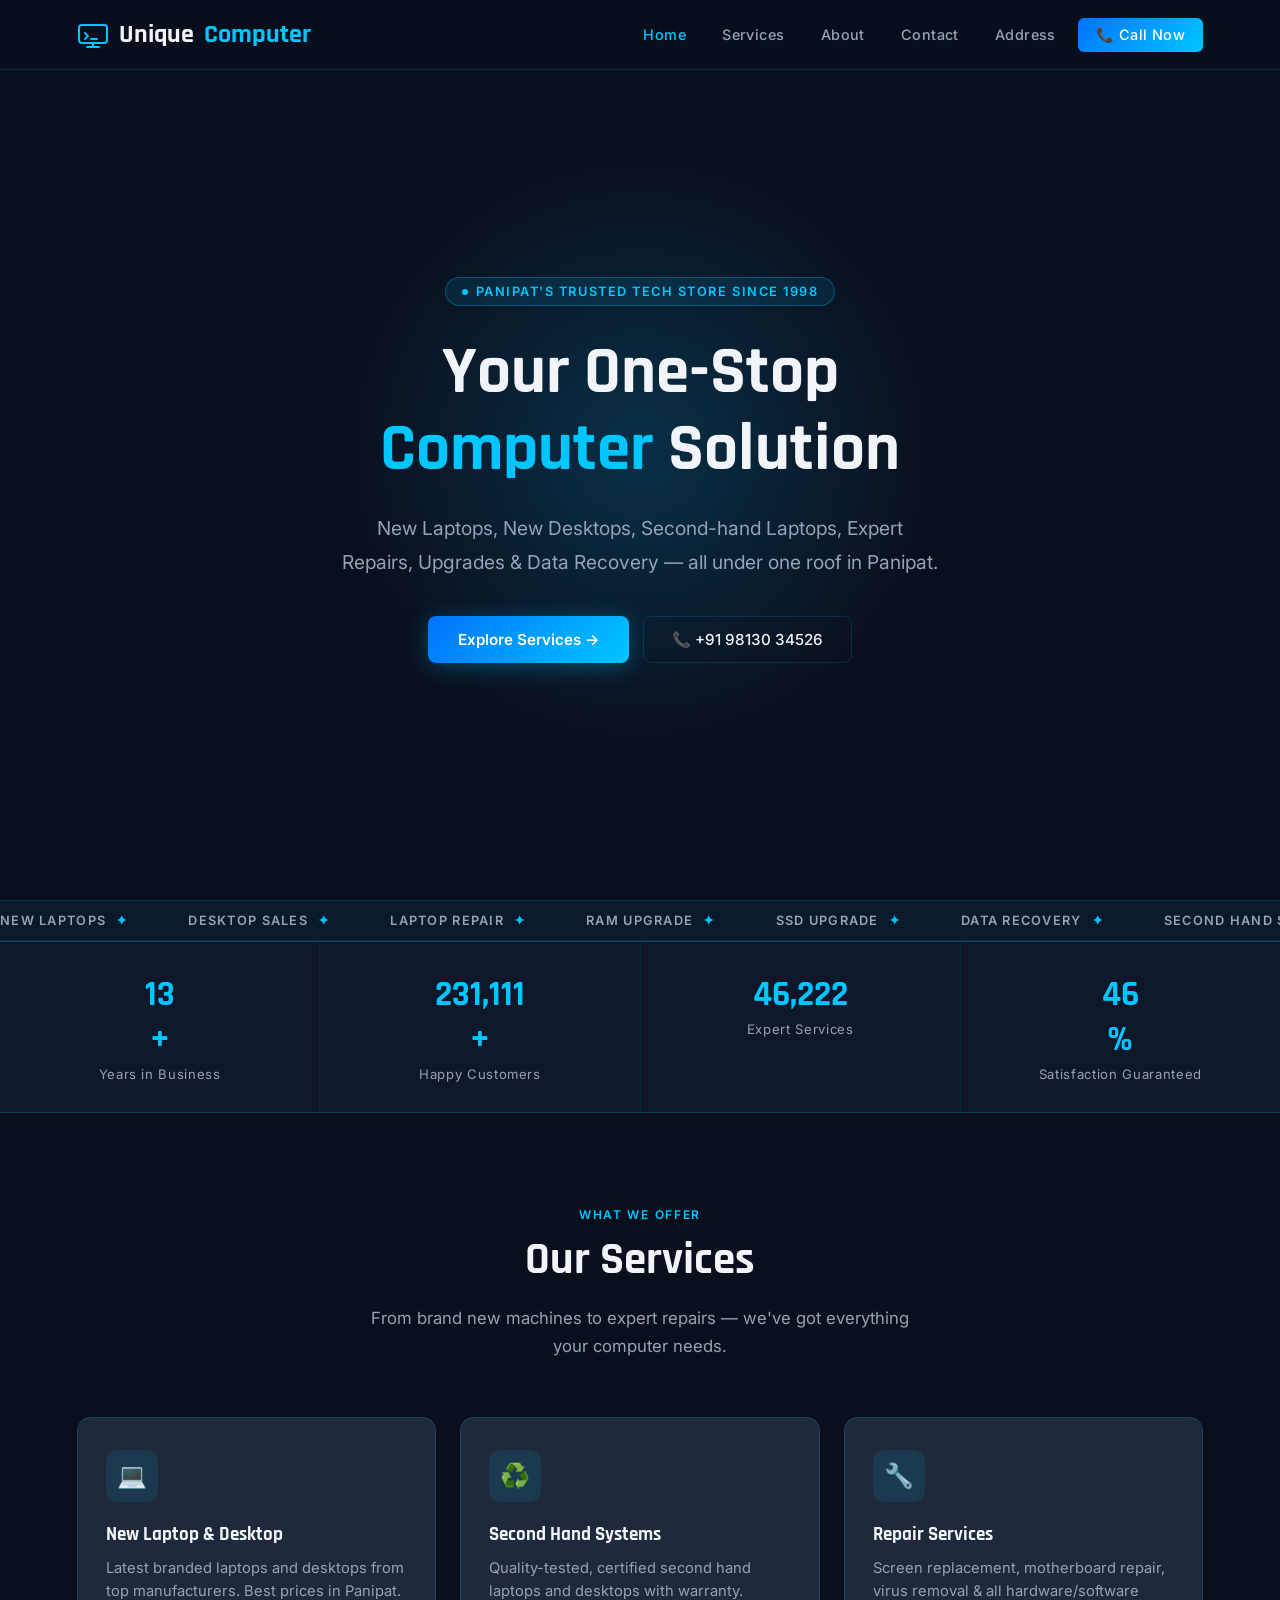
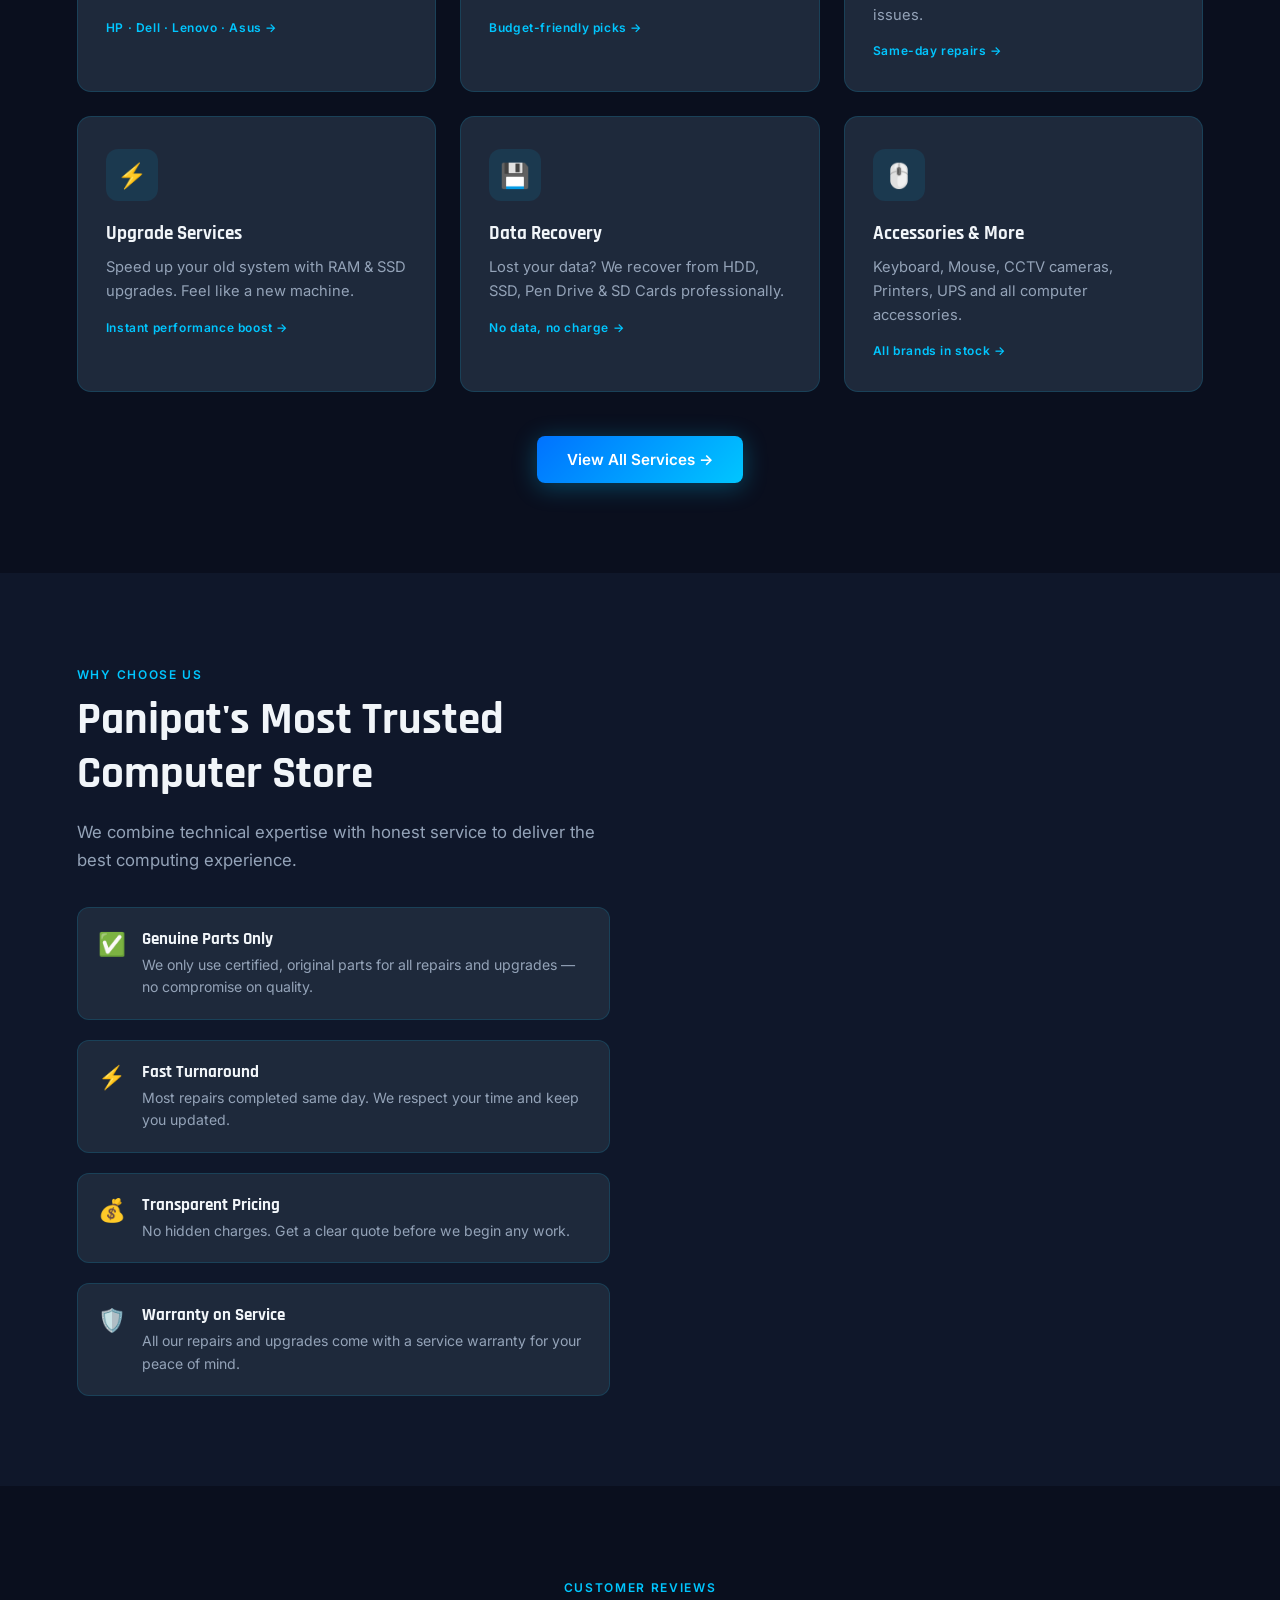
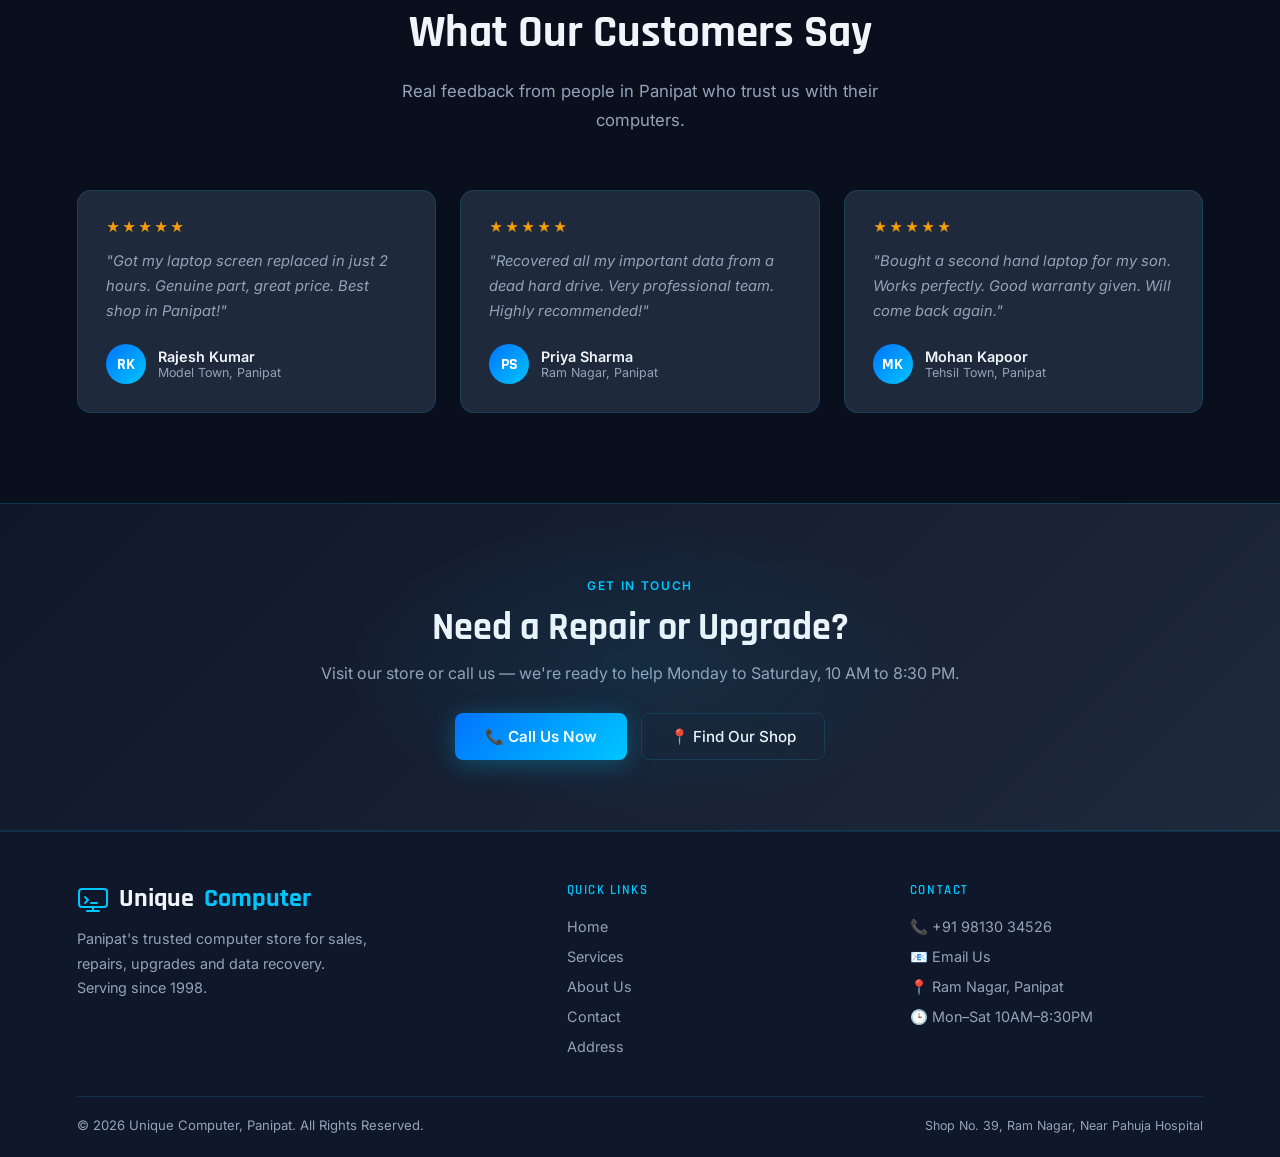
<file: index.html>
<!DOCTYPE html>
<html lang="en">
<head>
<meta charset="UTF-8">
<meta name="viewport" content="width=device-width, initial-scale=1.0">
<title>Unique Computer | Best Computer Shop in Panipat</title>
<link rel="stylesheet" href="style.css">
</head>
<body>

<!-- NAVBAR -->
<nav id="navbar">
  <a href="index.html" class="nav-logo">
    <svg viewBox="0 0 32 32" fill="none" xmlns="http://www.w3.org/2000/svg">
      <rect x="2" y="6" width="28" height="18" rx="3" stroke="#00C6FF" stroke-width="2"/>
      <path d="M10 28h12M16 24v4" stroke="#00C6FF" stroke-width="2" stroke-linecap="round"/>
      <path d="M8 14l3 3-3 3M14 20h6" stroke="#00C6FF" stroke-width="1.8" stroke-linecap="round" stroke-linejoin="round"/>
    </svg>
    Unique <span>Computer</span>
  </a>
  <div class="nav-links" id="navLinks">
    <a href="index.html" class="active">Home</a>
    <a href="services.html">Services</a>
    <a href="about.html">About</a>
    <a href="contact.html">Contact</a>
    <a href="address.html">Address</a>
    <a href="contact.html" class="nav-cta">📞 Call Now</a>
  </div>
  <button class="hamburger" id="hamburger" aria-label="Menu">
    <span></span><span></span><span></span>
  </button>
</nav>

<!-- HERO -->
<section class="hero">
  <div class="hero-bg"></div>
  <div class="hero-glow"></div>
  <div class="hero-content">
    <div class="hero-eyebrow">Panipat's Trusted Tech Store Since 1998</div>
    <h1>Your One-Stop<br><span class="accent-word">Computer</span> Solution</h1>
    <p>New Laptops, New Desktops, Second-hand Laptops, Expert Repairs, Upgrades & Data Recovery — all under one roof in Panipat.</p>
    <div class="hero-btns">
      <a href="services.html" class="btn-primary">Explore Services →</a>
      <a href="contact.html" class="btn-secondary">📞 +91 98130 34526</a>
    </div>
  </div>
</section>

<!-- MARQUEE -->
<div class="marquee-wrap">
  <div class="marquee-track">
    <span class="marquee-item">New Laptops</span>
    <span class="marquee-item">Desktop Sales</span>
    <span class="marquee-item">Laptop Repair</span>
    <span class="marquee-item">RAM Upgrade</span>
    <span class="marquee-item">SSD Upgrade</span>
    <span class="marquee-item">Data Recovery</span>
    <span class="marquee-item">Second Hand Systems</span>
    <span class="marquee-item">Accessories</span>
    <span class="marquee-item">New Laptops</span>
    <span class="marquee-item">Desktop Sales</span>
    <span class="marquee-item">Laptop Repair</span>
    <span class="marquee-item">RAM Upgrade</span>
    <span class="marquee-item">SSD Upgrade</span>
    <span class="marquee-item">Data Recovery</span>
    <span class="marquee-item">Second Hand Systems</span>
    <span class="marquee-item">Accessories</span>
  </div>
</div>

<!-- STATS -->
<div class="stats-strip">
  <div class="stat-item reveal">
    <span class="stat-num" data-target="28">0</span><span style="color:var(--accent);font-family:'Rajdhani',sans-serif;font-size:2.2rem;font-weight:700;">+</span>
    <div class="stat-label">Years in Business</div>
  </div>
  <div class="stat-item reveal">
    <span class="stat-num" data-target="500000">0</span><span style="color:var(--accent);font-family:'Rajdhani',sans-serif;font-size:2.2rem;font-weight:700;">+</span>
    <div class="stat-label">Happy Customers</div>
  </div>
  <div class="stat-item reveal">
    <span class="stat-num" data-target="100000">0</span>
    <div class="stat-label">Expert Services</div>
  </div>
  <div class="stat-item reveal">
    <span class="stat-num" data-target="100">0</span><span style="color:var(--accent);font-family:'Rajdhani',sans-serif;font-size:2.2rem;font-weight:700;">%</span>
    <div class="stat-label">Satisfaction Guaranteed</div>
  </div>
</div>

<!-- SERVICES PREVIEW -->
<section class="section">
  <div class="section-header center">
    <div class="section-label">What We Offer</div>
    <h2 class="section-title">Our Services</h2>
    <p class="section-sub">From brand new machines to expert repairs — we've got everything your computer needs.</p>
  </div>
  <div class="services-grid">
    <div class="service-card reveal">
      <div class="service-icon">💻</div>
      <h3>New Laptop & Desktop</h3>
      <p>Latest branded laptops and desktops from top manufacturers. Best prices in Panipat.</p>
      <span class="service-tag">HP · Dell · Lenovo · Asus →</span>
    </div>
    <div class="service-card reveal">
      <div class="service-icon">♻️</div>
      <h3>Second Hand Systems</h3>
      <p>Quality-tested, certified second hand laptops and desktops with warranty.</p>
      <span class="service-tag">Budget-friendly picks →</span>
    </div>
    <div class="service-card reveal">
      <div class="service-icon">🔧</div>
      <h3>Repair Services</h3>
      <p>Screen replacement, motherboard repair, virus removal & all hardware/software issues.</p>
      <span class="service-tag">Same-day repairs →</span>
    </div>
    <div class="service-card reveal">
      <div class="service-icon">⚡</div>
      <h3>Upgrade Services</h3>
      <p>Speed up your old system with RAM & SSD upgrades. Feel like a new machine.</p>
      <span class="service-tag">Instant performance boost →</span>
    </div>
    <div class="service-card reveal">
      <div class="service-icon">💾</div>
      <h3>Data Recovery</h3>
      <p>Lost your data? We recover from HDD, SSD, Pen Drive & SD Cards professionally.</p>
      <span class="service-tag">No data, no charge →</span>
    </div>
    <div class="service-card reveal">
      <div class="service-icon">🖱️</div>
      <h3>Accessories & More</h3>
      <p>Keyboard, Mouse, CCTV cameras, Printers, UPS and all computer accessories.</p>
      <span class="service-tag">All brands in stock →</span>
    </div>
  </div>
  <div style="text-align:center;margin-top:44px;">
    <a href="services.html" class="btn-primary">View All Services →</a>
  </div>
</section>

<!-- WHY US -->
<section class="section section-alt">
  <div class="why-grid">
    <div>
      <div class="section-label">Why Choose Us</div>
      <h2 class="section-title">Panipat's Most Trusted Computer Store</h2>
      <p class="section-sub" style="margin-bottom:32px;">We combine technical expertise with honest service to deliver the best computing experience.</p>
      <ul class="why-list">
        <li class="why-item reveal">
          <div class="why-icon">✅</div>
          <div>
            <h4>Genuine Parts Only</h4>
            <p>We only use certified, original parts for all repairs and upgrades — no compromise on quality.</p>
          </div>
        </li>
        <li class="why-item reveal">
          <div class="why-icon">⚡</div>
          <div>
            <h4>Fast Turnaround</h4>
            <p>Most repairs completed same day. We respect your time and keep you updated.</p>
          </div>
        </li>
        <li class="why-item reveal">
          <div class="why-icon">💰</div>
          <div>
            <h4>Transparent Pricing</h4>
            <p>No hidden charges. Get a clear quote before we begin any work.</p>
          </div>
        </li>
        <li class="why-item reveal">
          <div class="why-icon">🛡️</div>
          <div>
            <h4>Warranty on Service</h4>
            <p>All our repairs and upgrades come with a service warranty for your peace of mind.</p>
          </div>
        </li>
      </ul>
    </div>
    <!-- <div class="why-visual reveal">
      <img src="https://images.unsplash.com/photo-1593640495253-23196b27a87f?q=80&w=800" alt="Computer repair shop"> 
       <div class="why-visual-overlay"> 
        <p style="font-family:'Rajdhani',sans-serif;font-size:1.1rem;font-weight:600;">Shop No. 39, Ram Nagar, Near Pahuja Hospital</p>
        <p style="color:var(--muted);font-size:0.85rem;margin-top:4px;">Panipat, Haryana · Open Mon–Sat 10AM–8:30PM</p>
       </div> 
    </div> -->
  </div>
</section>

<!-- TESTIMONIALS -->
<section class="section">
  <div class="section-header center">
    <div class="section-label">Customer Reviews</div>
    <h2 class="section-title">What Our Customers Say</h2>
    <p class="section-sub">Real feedback from people in Panipat who trust us with their computers.</p>
  </div>
  <div class="testimonials-grid">
    <div class="testimonial-card reveal">
      <div class="stars">★★★★★</div>
      <p>"Got my laptop screen replaced in just 2 hours. Genuine part, great price. Best shop in Panipat!"</p>
      <div class="testimonial-author">
        <div class="author-avatar">RK</div>
        <div>
          <div class="author-name">Rajesh Kumar</div>
          <div class="author-loc">Model Town, Panipat</div>
        </div>
      </div>
    </div>
    <div class="testimonial-card reveal">
      <div class="stars">★★★★★</div>
      <p>"Recovered all my important data from a dead hard drive. Very professional team. Highly recommended!"</p>
      <div class="testimonial-author">
        <div class="author-avatar">PS</div>
        <div>
          <div class="author-name">Priya Sharma</div>
          <div class="author-loc">Ram Nagar, Panipat</div>
        </div>
      </div>
    </div>
    <div class="testimonial-card reveal">
      <div class="stars">★★★★★</div>
      <p>"Bought a second hand laptop for my son. Works perfectly. Good warranty given. Will come back again."</p>
      <div class="testimonial-author">
        <div class="author-avatar">MK</div>
        <div>
          <div class="author-name">Mohan Kapoor</div>
          <div class="author-loc">Tehsil Town, Panipat</div>
        </div>
      </div>
    </div>
  </div>
</section>

<!-- CTA BANNER -->
<div class="cta-banner">
  <div class="section-label">Get In Touch</div>
  <h2 class="section-title">Need a Repair or Upgrade?</h2>
  <p>Visit our store or call us — we're ready to help Monday to Saturday, 10 AM to 8:30 PM.</p>
  <div style="display:flex;gap:14px;justify-content:center;flex-wrap:wrap;">
    <a href="contact.html" class="btn-primary">📞 Call Us Now</a>
    <a href="address.html" class="btn-secondary">📍 Find Our Shop</a>
  </div>
</div>

<!-- FOOTER -->
<footer>
  <div class="footer-top">
    <div class="footer-brand">
      <a href="index.html" class="nav-logo" style="text-decoration:none;">
        <svg viewBox="0 0 32 32" fill="none" width="28" height="28"><rect x="2" y="6" width="28" height="18" rx="3" stroke="#00C6FF" stroke-width="2"/><path d="M10 28h12M16 24v4" stroke="#00C6FF" stroke-width="2" stroke-linecap="round"/><path d="M8 14l3 3-3 3M14 20h6" stroke="#00C6FF" stroke-width="1.8" stroke-linecap="round" stroke-linejoin="round"/></svg>
        Unique <span>Computer</span>
      </a>
      <p>Panipat's trusted computer store for sales, repairs, upgrades and data recovery. Serving since 1998.</p>
    </div>
    <div class="footer-col">
      <h4>Quick Links</h4>
      <ul>
        <li><a href="index.html">Home</a></li>
        <li><a href="services.html">Services</a></li>
        <li><a href="about.html">About Us</a></li>
        <li><a href="contact.html">Contact</a></li>
        <li><a href="address.html">Address</a></li>
      </ul>
    </div>
    <div class="footer-col">
      <h4>Contact</h4>
      <ul>
        <li><a href="tel:+919813034526">📞 +91 98130 34526</a></li>
        <li><a href="mailto:uniquecomputer@gmail.com">📧 Email Us</a></li>
        <li><a href="address.html">📍 Ram Nagar, Panipat</a></li>
        <li><a href="#">🕒 Mon–Sat 10AM–8:30PM</a></li>
      </ul>
    </div>
  </div>
  <div class="footer-bottom">
    <p>© 2026 Unique Computer, Panipat. All Rights Reserved.</p>
    <p style="color:var(--muted);font-size:0.78rem;">Shop No. 39, Ram Nagar, Near Pahuja Hospital</p>
  </div>
</footer>

<script>
  // Navbar scroll
  const nav = document.getElementById('navbar');
  window.addEventListener('scroll', () => nav.classList.toggle('scrolled', window.scrollY > 40));

  // Hamburger
  const ham = document.getElementById('hamburger');
  const links = document.getElementById('navLinks');
  ham.addEventListener('click', () => links.classList.toggle('open'));

  // Scroll reveal
  const reveals = document.querySelectorAll('.reveal');
  const obs = new IntersectionObserver((entries) => {
    entries.forEach((e, i) => {
      if (e.isIntersecting) {
        setTimeout(() => e.target.classList.add('visible'), i * 80);
        obs.unobserve(e.target);
      }
    });
  }, { threshold: 0.12 });
  reveals.forEach(r => obs.observe(r));

  // Counter animation
  function animateCounter(el) {
    const target = +el.dataset.target;
    const duration = 1800;
    const step = target / (duration / 16);
    let current = 0;
    const timer = setInterval(() => {
      current = Math.min(current + step, target);
      el.textContent = Math.floor(current).toLocaleString();
      if (current >= target) clearInterval(timer);
    }, 16);
  }
  const statObs = new IntersectionObserver((entries) => {
    entries.forEach(e => {
      if (e.isIntersecting) { animateCounter(e.target); statObs.unobserve(e.target); }
    });
  }, { threshold: 0.5 });
  document.querySelectorAll('.stat-num[data-target]').forEach(el => statObs.observe(el));
</script>
</body>
</html>
</file>
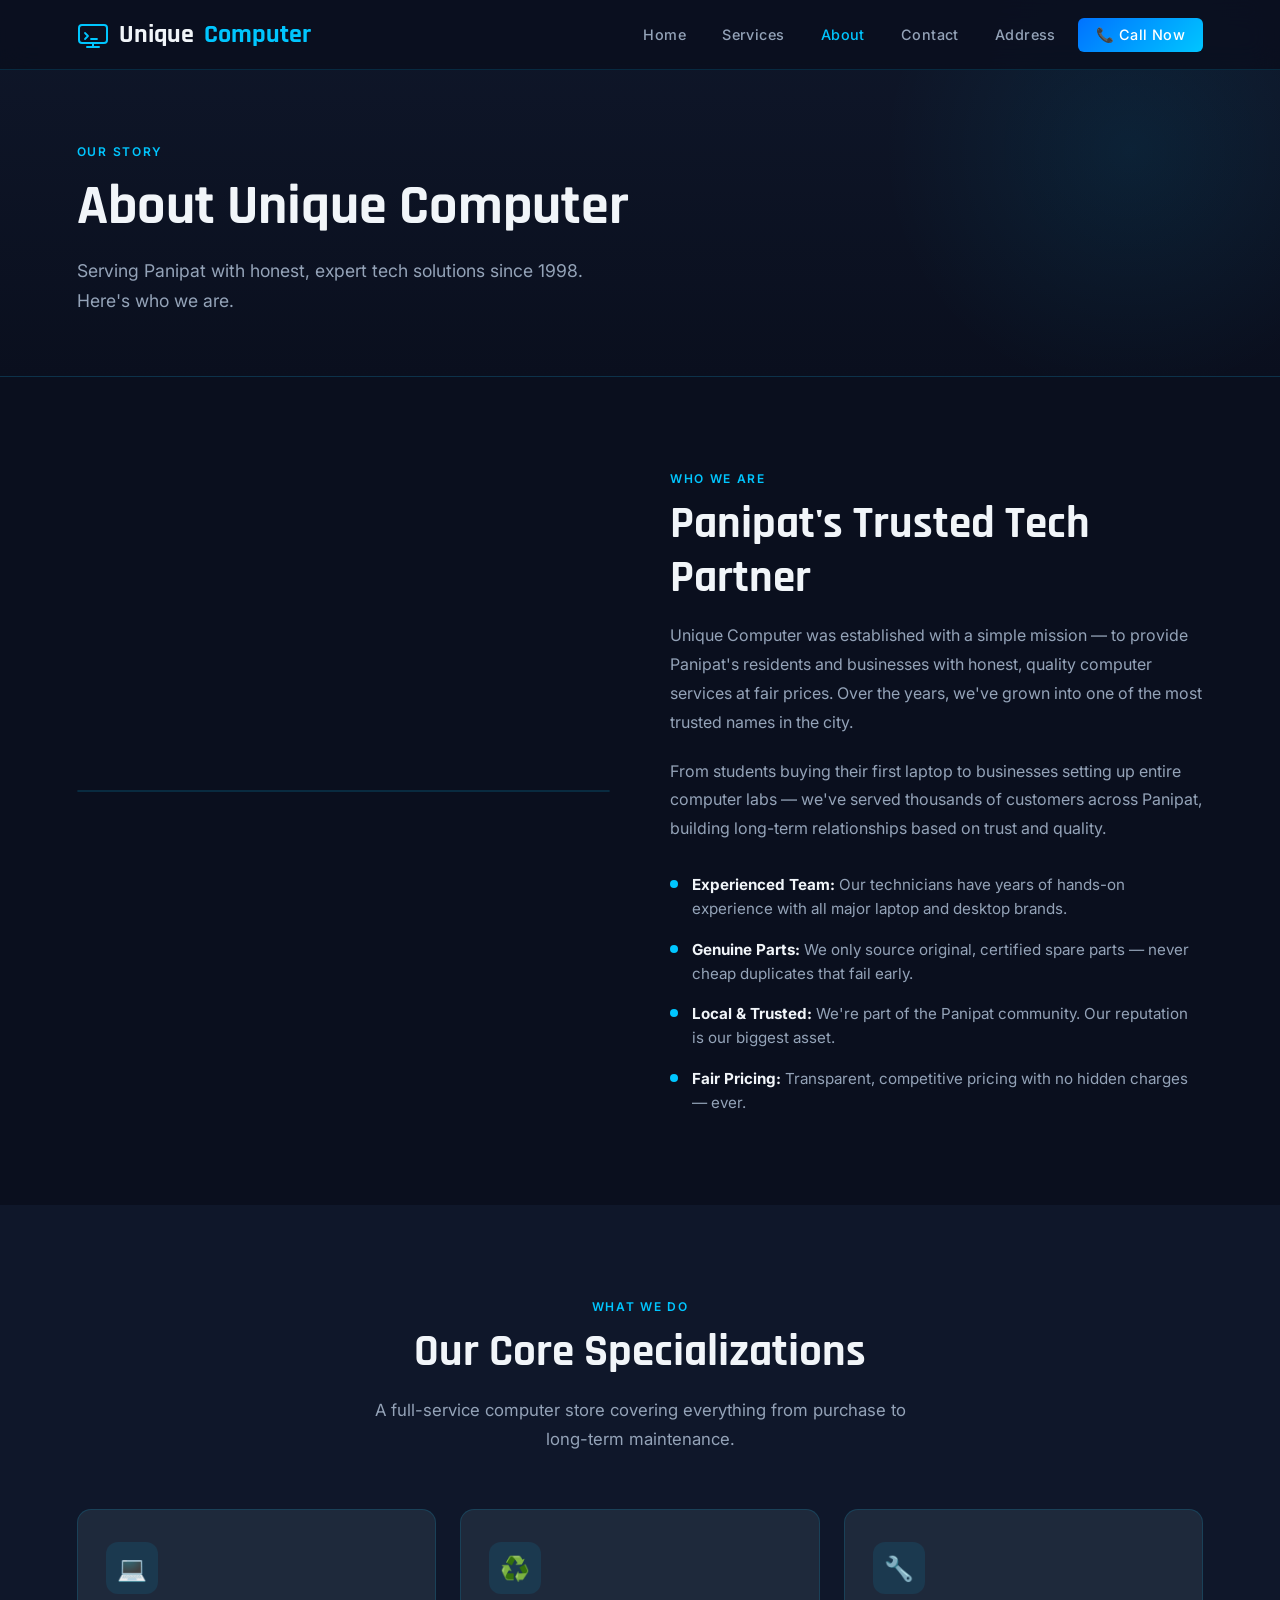
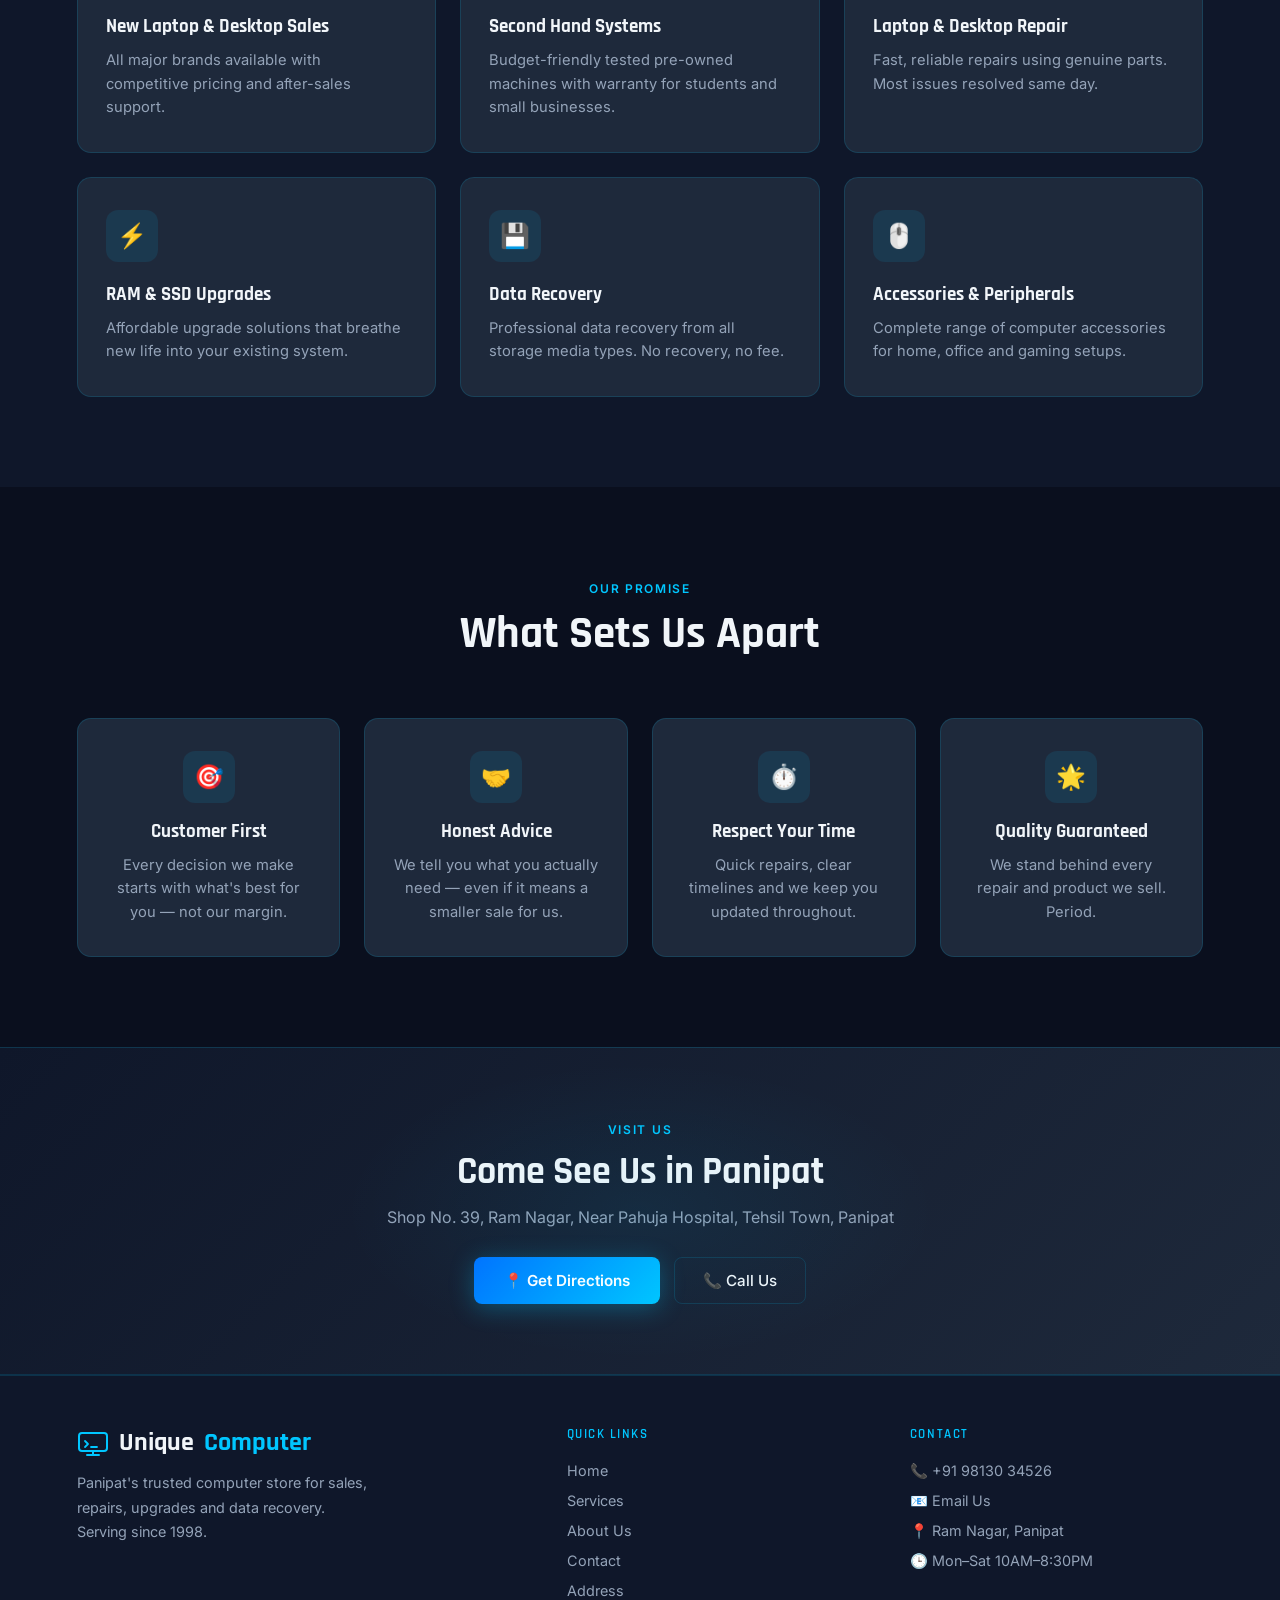
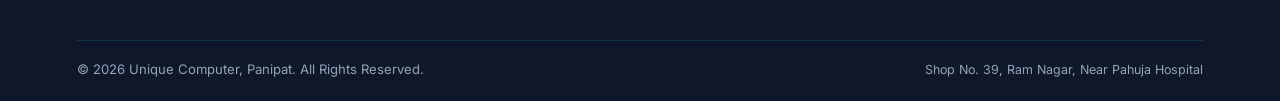
<file: about.html>
<!DOCTYPE html>
<html lang="en">
<head>
<meta charset="UTF-8">
<meta name="viewport" content="width=device-width, initial-scale=1.0">
<title>About | Unique Computer Panipat</title>
<link rel="stylesheet" href="style.css">
</head>
<body>

<nav id="navbar">
  <a href="index.html" class="nav-logo">
    <svg viewBox="0 0 32 32" fill="none"><rect x="2" y="6" width="28" height="18" rx="3" stroke="#00C6FF" stroke-width="2"/><path d="M10 28h12M16 24v4" stroke="#00C6FF" stroke-width="2" stroke-linecap="round"/><path d="M8 14l3 3-3 3M14 20h6" stroke="#00C6FF" stroke-width="1.8" stroke-linecap="round" stroke-linejoin="round"/></svg>
    Unique <span>Computer</span>
  </a>
  <div class="nav-links" id="navLinks">
    <a href="index.html">Home</a>
    <a href="services.html">Services</a>
    <a href="about.html" class="active">About</a>
    <a href="contact.html">Contact</a>
    <a href="address.html">Address</a>
    <a href="contact.html" class="nav-cta">📞 Call Now</a>
  </div>
  <button class="hamburger" id="hamburger"><span></span><span></span><span></span></button>
</nav>

<div class="page-hero">
  <div class="section-label">Our Story</div>
  <h1>About Unique Computer</h1>
  <p>Serving Panipat with honest, expert tech solutions since 1998. Here's who we are.</p>
</div>

<section class="section">
  <div class="about-grid">
    <div class="about-img reveal">
      <!-- <img src="https://images.unsplash.com/photo-1562976540-1502c2145651?q=80&w=800" alt="Computer shop interior"> -->
      <div class="about-badge">
        <span class="about-badge-num">25+</span>
        <span class="about-badge-text">Years of Service</span>
      </div>
    </div>
    <div class="reveal">
      <div class="section-label">Who We Are</div>
      <h2 class="section-title">Panipat's Trusted Tech Partner</h2>
      <p style="color:var(--muted);line-height:1.8;margin-bottom:20px;">Unique Computer was established with a simple mission — to provide Panipat's residents and businesses with honest, quality computer services at fair prices. Over the years, we've grown into one of the most trusted names in the city.</p>
      <p style="color:var(--muted);line-height:1.8;margin-bottom:30px;">From students buying their first laptop to businesses setting up entire computer labs — we've served thousands of customers across Panipat, building long-term relationships based on trust and quality.</p>
      <div class="about-features">
        <div class="about-feature">
          <div class="about-feature-dot"></div>
          <p><strong>Experienced Team:</strong> Our technicians have years of hands-on experience with all major laptop and desktop brands.</p>
        </div>
        <div class="about-feature">
          <div class="about-feature-dot"></div>
          <p><strong>Genuine Parts:</strong> We only source original, certified spare parts — never cheap duplicates that fail early.</p>
        </div>
        <div class="about-feature">
          <div class="about-feature-dot"></div>
          <p><strong>Local & Trusted:</strong> We're part of the Panipat community. Our reputation is our biggest asset.</p>
        </div>
        <div class="about-feature">
          <div class="about-feature-dot"></div>
          <p><strong>Fair Pricing:</strong> Transparent, competitive pricing with no hidden charges — ever.</p>
        </div>
      </div>
    </div>
  </div>
</section>

<section class="section section-alt">
  <div class="section-header center">
    <div class="section-label">What We Do</div>
    <h2 class="section-title">Our Core Specializations</h2>
    <p class="section-sub">A full-service computer store covering everything from purchase to long-term maintenance.</p>
  </div>
  <div class="services-grid">
    <div class="service-card reveal">
      <div class="service-icon">💻</div>
      <h3>New Laptop & Desktop Sales</h3>
      <p>All major brands available with competitive pricing and after-sales support.</p>
    </div>
    <div class="service-card reveal">
      <div class="service-icon">♻️</div>
      <h3>Second Hand Systems</h3>
      <p>Budget-friendly tested pre-owned machines with warranty for students and small businesses.</p>
    </div>
    <div class="service-card reveal">
      <div class="service-icon">🔧</div>
      <h3>Laptop & Desktop Repair</h3>
      <p>Fast, reliable repairs using genuine parts. Most issues resolved same day.</p>
    </div>
    <div class="service-card reveal">
      <div class="service-icon">⚡</div>
      <h3>RAM & SSD Upgrades</h3>
      <p>Affordable upgrade solutions that breathe new life into your existing system.</p>
    </div>
    <div class="service-card reveal">
      <div class="service-icon">💾</div>
      <h3>Data Recovery</h3>
      <p>Professional data recovery from all storage media types. No recovery, no fee.</p>
    </div>
    <div class="service-card reveal">
      <div class="service-icon">🖱️</div>
      <h3>Accessories & Peripherals</h3>
      <p>Complete range of computer accessories for home, office and gaming setups.</p>
    </div>
  </div>
</section>

<!-- Values -->
<section class="section">
  <div class="section-header center">
    <div class="section-label">Our Promise</div>
    <h2 class="section-title">What Sets Us Apart</h2>
  </div>
  <div style="display:grid;grid-template-columns:repeat(auto-fit,minmax(220px,1fr));gap:24px;">
    <div class="service-card reveal" style="text-align:center;">
      <div class="service-icon" style="margin:0 auto 16px;">🎯</div>
      <h3>Customer First</h3>
      <p>Every decision we make starts with what's best for you — not our margin.</p>
    </div>
    <div class="service-card reveal" style="text-align:center;">
      <div class="service-icon" style="margin:0 auto 16px;">🤝</div>
      <h3>Honest Advice</h3>
      <p>We tell you what you actually need — even if it means a smaller sale for us.</p>
    </div>
    <div class="service-card reveal" style="text-align:center;">
      <div class="service-icon" style="margin:0 auto 16px;">⏱️</div>
      <h3>Respect Your Time</h3>
      <p>Quick repairs, clear timelines and we keep you updated throughout.</p>
    </div>
    <div class="service-card reveal" style="text-align:center;">
      <div class="service-icon" style="margin:0 auto 16px;">🌟</div>
      <h3>Quality Guaranteed</h3>
      <p>We stand behind every repair and product we sell. Period.</p>
    </div>
  </div>
</section>

<div class="cta-banner">
  <div class="section-label">Visit Us</div>
  <h2 class="section-title">Come See Us in Panipat</h2>
  <p>Shop No. 39, Ram Nagar, Near Pahuja Hospital, Tehsil Town, Panipat</p>
  <div style="display:flex;gap:14px;justify-content:center;flex-wrap:wrap;">
    <a href="address.html" class="btn-primary">📍 Get Directions</a>
    <a href="contact.html" class="btn-secondary">📞 Call Us</a>
  </div>
</div>

<footer>
  <div class="footer-top">
    <div class="footer-brand">
      <a href="index.html" class="nav-logo" style="text-decoration:none;">
        <svg viewBox="0 0 32 32" fill="none" width="28" height="28"><rect x="2" y="6" width="28" height="18" rx="3" stroke="#00C6FF" stroke-width="2"/><path d="M10 28h12M16 24v4" stroke="#00C6FF" stroke-width="2" stroke-linecap="round"/><path d="M8 14l3 3-3 3M14 20h6" stroke="#00C6FF" stroke-width="1.8" stroke-linecap="round" stroke-linejoin="round"/></svg>
        Unique <span>Computer</span>
      </a>
      <p>Panipat's trusted computer store for sales, repairs, upgrades and data recovery. Serving since 1998.</p>
    </div>
    <div class="footer-col">
      <h4>Quick Links</h4>
      <ul>
        <li><a href="index.html">Home</a></li>
        <li><a href="services.html">Services</a></li>
        <li><a href="about.html">About Us</a></li>
        <li><a href="contact.html">Contact</a></li>
        <li><a href="address.html">Address</a></li>
      </ul>
    </div>
    <div class="footer-col">
      <h4>Contact</h4>
      <ul>
        <li><a href="tel:+919813034526">📞 +91 98130 34526</a></li>
        <li><a href="mailto:uniquecomputer@gmail.com">📧 Email Us</a></li>
        <li><a href="address.html">📍 Ram Nagar, Panipat</a></li>
        <li><a href="#">🕒 Mon–Sat 10AM–8:30PM</a></li>
      </ul>
    </div>
  </div>
  <div class="footer-bottom">
    <p>© 2026 Unique Computer, Panipat. All Rights Reserved.</p>
    <p style="color:var(--muted);font-size:0.78rem;">Shop No. 39, Ram Nagar, Near Pahuja Hospital</p>
  </div>
</footer>

<script>
  const nav = document.getElementById('navbar');
  window.addEventListener('scroll', () => nav.classList.toggle('scrolled', window.scrollY > 40));
  document.getElementById('hamburger').addEventListener('click', () => document.getElementById('navLinks').classList.toggle('open'));
  const obs = new IntersectionObserver((entries) => {
    entries.forEach((e, i) => { if (e.isIntersecting) { setTimeout(() => e.target.classList.add('visible'), i * 80); obs.unobserve(e.target); } });
  }, { threshold: 0.1 });
  document.querySelectorAll('.reveal').forEach(r => obs.observe(r));
</script>
</body>
</html>
</file>
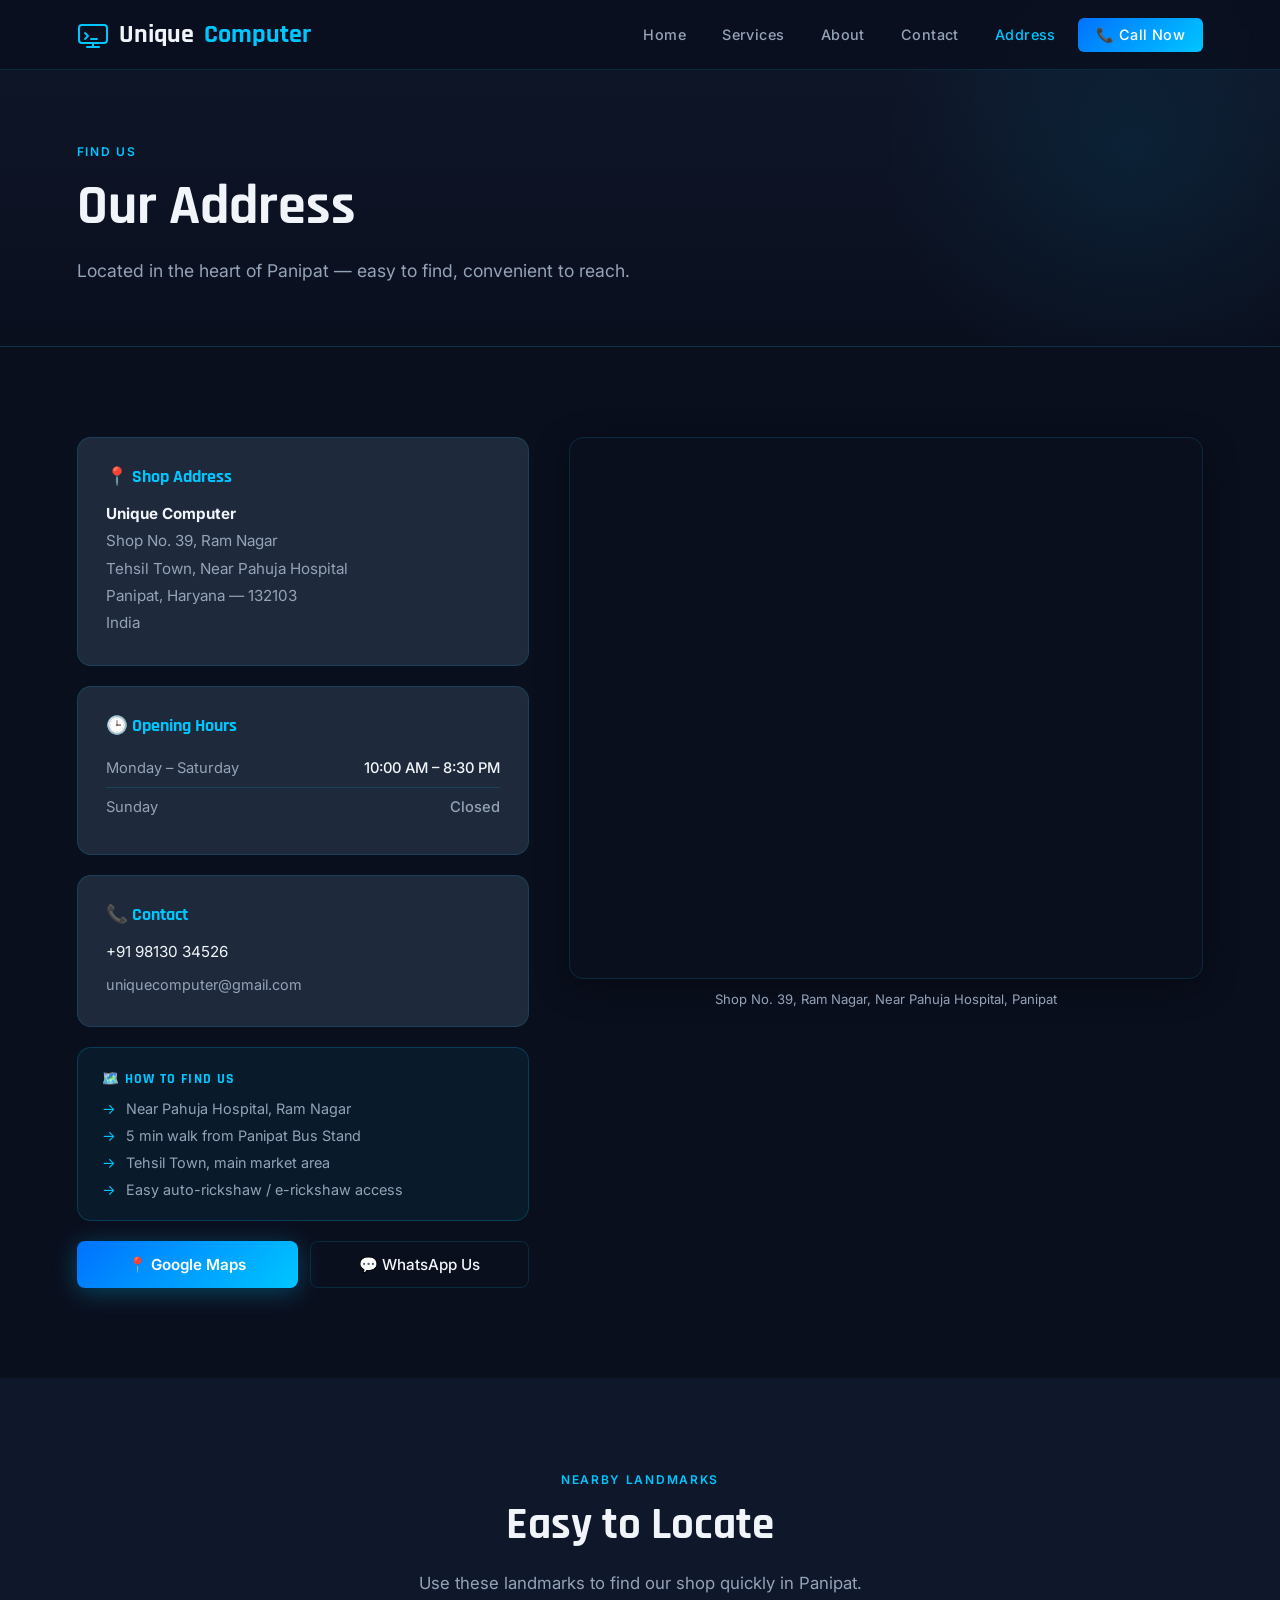
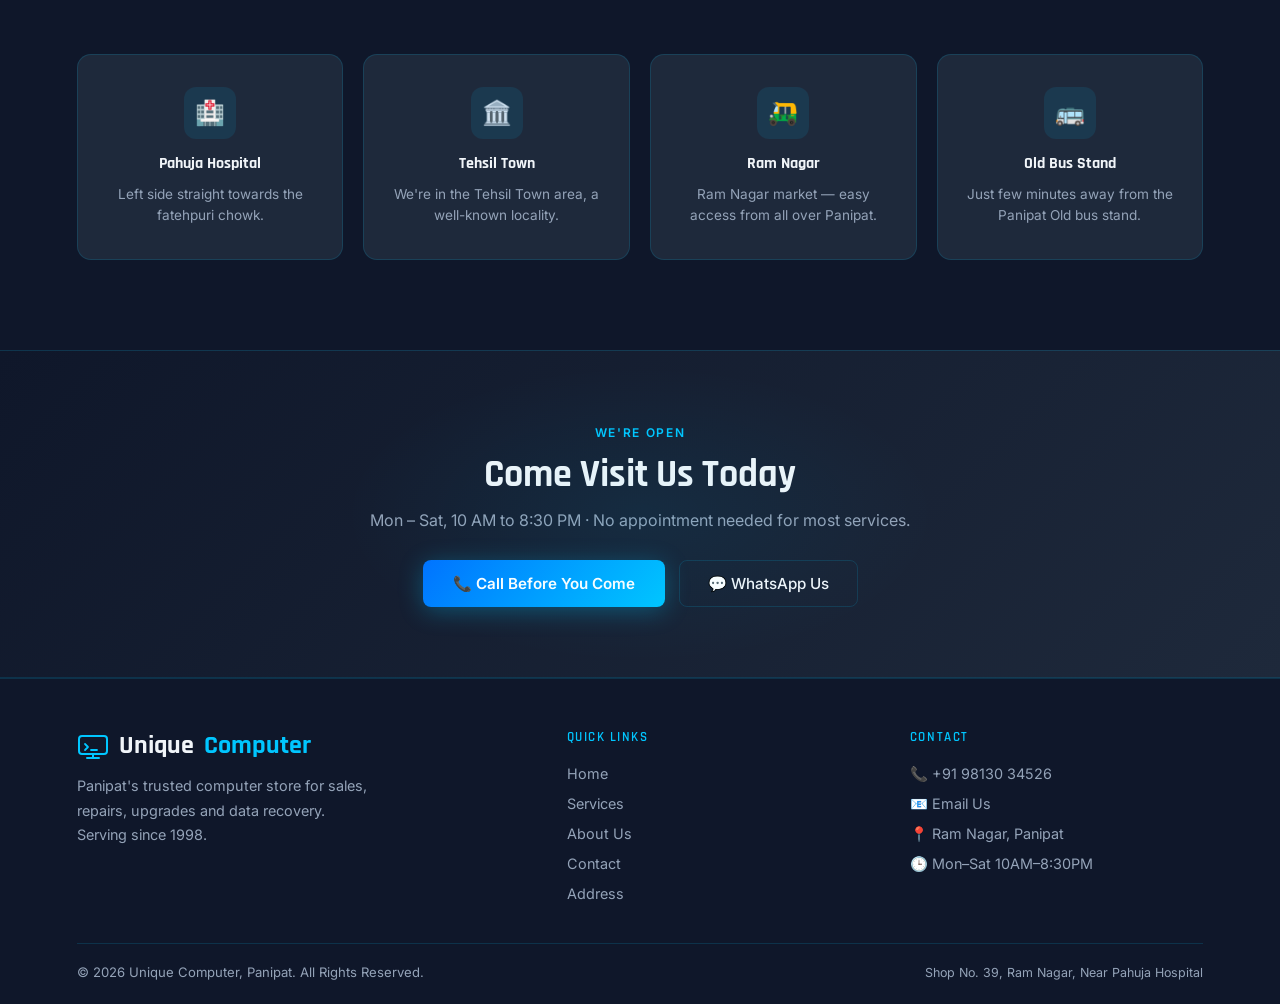
<file: address.html>
<!DOCTYPE html>
<html lang="en">
<head>
<meta charset="UTF-8">
<meta name="viewport" content="width=device-width, initial-scale=1.0">
<title>Address | Unique Computer Panipat</title>
<link rel="stylesheet" href="style.css">
</head>
<body>

<nav id="navbar">
  <a href="index.html" class="nav-logo">
    <svg viewBox="0 0 32 32" fill="none"><rect x="2" y="6" width="28" height="18" rx="3" stroke="#00C6FF" stroke-width="2"/><path d="M10 28h12M16 24v4" stroke="#00C6FF" stroke-width="2" stroke-linecap="round"/><path d="M8 14l3 3-3 3M14 20h6" stroke="#00C6FF" stroke-width="1.8" stroke-linecap="round" stroke-linejoin="round"/></svg>
    Unique <span>Computer</span>
  </a>
  <div class="nav-links" id="navLinks">
    <a href="index.html">Home</a>
    <a href="services.html">Services</a>
    <a href="about.html">About</a>
    <a href="contact.html">Contact</a>
    <a href="address.html" class="active">Address</a>
    <a href="contact.html" class="nav-cta">📞 Call Now</a>
  </div>
  <button class="hamburger" id="hamburger"><span></span><span></span><span></span></button>
</nav>

<div class="page-hero">
  <div class="section-label">Find Us</div>
  <h1>Our Address</h1>
  <p>Located in the heart of Panipat — easy to find, convenient to reach.</p>
</div>

<section class="section">
  <div class="address-grid">
    <!-- Info Column -->
    <div class="address-info">

      <div class="address-detail reveal">
        <h3>📍 Shop Address</h3>
        <p>
          <strong style="color:var(--text);">Unique Computer</strong><br>
          Shop No. 39, Ram Nagar<br>
          Tehsil Town, Near Pahuja Hospital<br>
          Panipat, Haryana — 132103<br>
          India
        </p>
      </div>

      <div class="address-detail reveal">
        <h3>🕒 Opening Hours</h3>
        <table class="hours-table">
          <tr><td>Monday – Saturday</td><td>10:00 AM – 8:30 PM</td></tr>
          <tr><td style="color:var(--muted);">Sunday</td><td style="color:var(--muted);">Closed</td></tr>
        </table>
      </div>

      <div class="address-detail reveal">
        <h3>📞 Contact</h3>
        <p>
          <a href="tel:+919813034526" style="color:var(--text);text-decoration:none;display:block;margin-bottom:6px;">+91 98130 34526</a>
          <a href="mailto:uniquecomputer@gmail.com" style="color:var(--muted);text-decoration:none;font-size:0.9rem;">uniquecomputer@gmail.com</a>
        </p>
      </div>

      <!-- Landmark -->
      <div class="reveal" style="background:rgba(0,198,255,0.06);border:1px solid rgba(0,198,255,0.2);border-radius:14px;padding:22px 24px;">
        <h3 style="font-family:'Rajdhani',sans-serif;color:var(--accent);font-size:0.85rem;letter-spacing:0.1em;text-transform:uppercase;margin-bottom:12px;">🗺️ How to Find Us</h3>
        <ul style="list-style:none;display:flex;flex-direction:column;gap:10px;">
          <li style="display:flex;gap:10px;color:var(--muted);font-size:0.9rem;align-items:flex-start;"><span style="color:var(--accent);flex-shrink:0;">→</span> Near Pahuja Hospital, Ram Nagar</li>
          <li style="display:flex;gap:10px;color:var(--muted);font-size:0.9rem;align-items:flex-start;"><span style="color:var(--accent);flex-shrink:0;">→</span> 5 min walk from Panipat Bus Stand</li>
          <li style="display:flex;gap:10px;color:var(--muted);font-size:0.9rem;align-items:flex-start;"><span style="color:var(--accent);flex-shrink:0;">→</span> Tehsil Town, main market area</li>
          <li style="display:flex;gap:10px;color:var(--muted);font-size:0.9rem;align-items:flex-start;"><span style="color:var(--accent);flex-shrink:0;">→</span> Easy auto-rickshaw / e-rickshaw access</li>
        </ul>
      </div>

      <!-- Direction buttons -->
      <div style="display:flex;gap:12px;flex-wrap:wrap;" class="reveal">
        <a href="https://maps.google.com/?q=Unique+Computer+Ram+Nagar+Panipat" target="_blank" class="btn-primary" style="flex:1;justify-content:center;min-width:160px;">
          📍 Google Maps
        </a>
        <a href="https://wa.me/919813034526?text=Hi%2C+I+need+directions+to+your+shop" target="_blank" class="btn-secondary" style="flex:1;justify-content:center;min-width:160px;">
          💬 WhatsApp Us
        </a>
      </div>

    </div>

    <!-- Map Column -->
    <div class="reveal">
      <div class="map-container">
        <iframe
          src="https://maps.google.com/maps?q=Panipat+Ram+Nagar+Haryana&t=&z=15&ie=UTF8&iwloc=&output=embed"
          width="100%"
          height="540"
          style="border:0;"
          allowfullscreen=""
          loading="lazy"
          title="Unique Computer Location">
        </iframe>
      </div>
      <p style="color:var(--muted);font-size:0.82rem;text-align:center;margin-top:12px;">
        Shop No. 39, Ram Nagar, Near Pahuja Hospital, Panipat
      </p>
    </div>
  </div>
</section>

<!-- Nearby landmarks strip -->
<section class="section section-alt">
  <div class="section-header center">
    <div class="section-label">Nearby Landmarks</div>
    <h2 class="section-title">Easy to Locate</h2>
    <p class="section-sub">Use these landmarks to find our shop quickly in Panipat.</p>
  </div>
  <div style="display:grid;grid-template-columns:repeat(auto-fit,minmax(200px,1fr));gap:20px;">
    <div class="service-card reveal" style="text-align:center;">
      <div class="service-icon" style="margin:0 auto 14px;">🏥</div>
      <h3 style="font-size:1rem;">Pahuja Hospital</h3>
      <p style="font-size:0.85rem;">Left side straight towards the fatehpuri chowk.</p>
    </div>
    <div class="service-card reveal" style="text-align:center;">
      <div class="service-icon" style="margin:0 auto 14px;">🏛️</div>
      <h3 style="font-size:1rem;">Tehsil Town</h3>
      <p style="font-size:0.85rem;">We're in the Tehsil Town area, a well-known locality.</p>
    </div>
    <div class="service-card reveal" style="text-align:center;">
      <div class="service-icon" style="margin:0 auto 14px;">🛺</div>
      <h3 style="font-size:1rem;">Ram Nagar</h3>
      <p style="font-size:0.85rem;">Ram Nagar market — easy access from all over Panipat.</p>
    </div>
    <div class="service-card reveal" style="text-align:center;">
      <div class="service-icon" style="margin:0 auto 14px;">🚌</div>
      <h3 style="font-size:1rem;">Old Bus Stand</h3>
      <p style="font-size:0.85rem;">Just few minutes away from the Panipat Old bus stand.</p>
    </div>
  </div>
</section>

<div class="cta-banner">
  <div class="section-label">We're Open</div>
  <h2 class="section-title">Come Visit Us Today</h2>
  <p>Mon – Sat, 10 AM to 8:30 PM · No appointment needed for most services.</p>
  <div style="display:flex;gap:14px;justify-content:center;flex-wrap:wrap;">
    <a href="tel:+919813034526" class="btn-primary">📞 Call Before You Come</a>
    <a href="https://wa.me/919813034526" target="_blank" class="btn-secondary">💬 WhatsApp Us</a>
  </div>
</div>

<footer>
  <div class="footer-top">
    <div class="footer-brand">
      <a href="index.html" class="nav-logo" style="text-decoration:none;">
        <svg viewBox="0 0 32 32" fill="none" width="28" height="28"><rect x="2" y="6" width="28" height="18" rx="3" stroke="#00C6FF" stroke-width="2"/><path d="M10 28h12M16 24v4" stroke="#00C6FF" stroke-width="2" stroke-linecap="round"/><path d="M8 14l3 3-3 3M14 20h6" stroke="#00C6FF" stroke-width="1.8" stroke-linecap="round" stroke-linejoin="round"/></svg>
        Unique <span>Computer</span>
      </a>
      <p>Panipat's trusted computer store for sales, repairs, upgrades and data recovery. Serving since 1998.</p>
    </div>
    <div class="footer-col">
      <h4>Quick Links</h4>
      <ul>
        <li><a href="index.html">Home</a></li>
        <li><a href="services.html">Services</a></li>
        <li><a href="about.html">About Us</a></li>
        <li><a href="contact.html">Contact</a></li>
        <li><a href="address.html">Address</a></li>
      </ul>
    </div>
    <div class="footer-col">
      <h4>Contact</h4>
      <ul>
        <li><a href="tel:+919813034526">📞 +91 98130 34526</a></li>
        <li><a href="mailto:uniquecomputer@gmail.com">📧 Email Us</a></li>
        <li><a href="address.html">📍 Ram Nagar, Panipat</a></li>
        <li><a href="#">🕒 Mon–Sat 10AM–8:30PM</a></li>
      </ul>
    </div>
  </div>
  <div class="footer-bottom">
    <p>© 2026 Unique Computer, Panipat. All Rights Reserved.</p>
    <p style="color:var(--muted);font-size:0.78rem;">Shop No. 39, Ram Nagar, Near Pahuja Hospital</p>
  </div>
</footer>

<script>
  const nav = document.getElementById('navbar');
  window.addEventListener('scroll', () => nav.classList.toggle('scrolled', window.scrollY > 40));
  document.getElementById('hamburger').addEventListener('click', () => document.getElementById('navLinks').classList.toggle('open'));
  const obs = new IntersectionObserver((entries) => {
    entries.forEach((e, i) => { if (e.isIntersecting) { setTimeout(() => e.target.classList.add('visible'), i * 80); obs.unobserve(e.target); } });
  }, { threshold: 0.1 });
  document.querySelectorAll('.reveal').forEach(r => obs.observe(r));
</script>
</body>
</html>
</file>
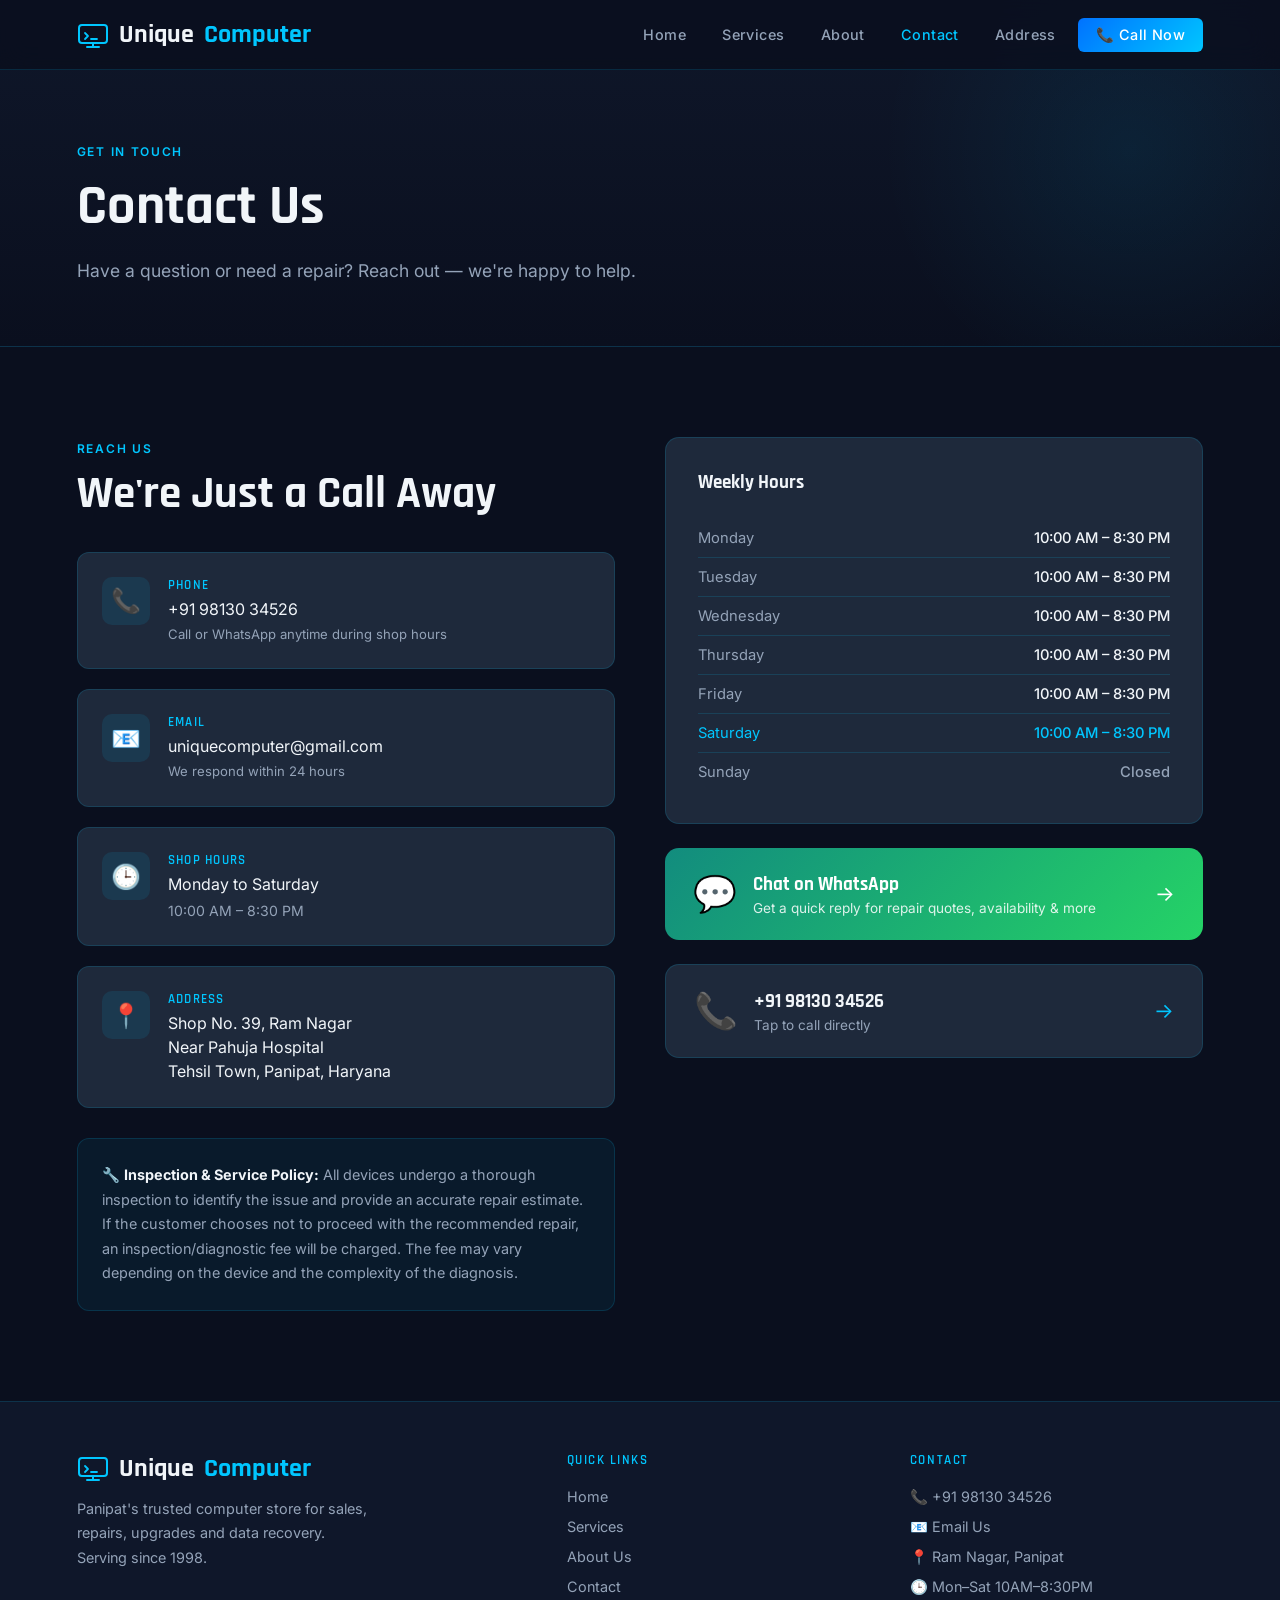
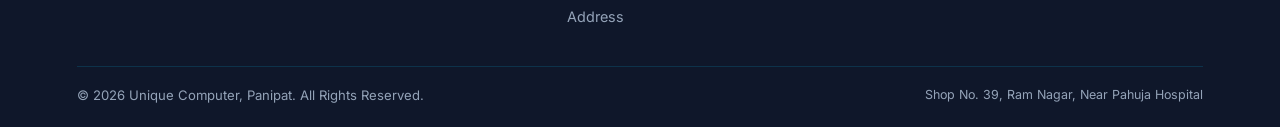
<file: contact.html>
<!DOCTYPE html>
<html lang="en">
<head>
<meta charset="UTF-8">
<meta name="viewport" content="width=device-width, initial-scale=1.0">
<title>Contact | Unique Computer Panipat</title>
<link rel="stylesheet" href="style.css">
</head>
<body>

<nav id="navbar">
  <a href="index.html" class="nav-logo">
    <svg viewBox="0 0 32 32" fill="none"><rect x="2" y="6" width="28" height="18" rx="3" stroke="#00C6FF" stroke-width="2"/><path d="M10 28h12M16 24v4" stroke="#00C6FF" stroke-width="2" stroke-linecap="round"/><path d="M8 14l3 3-3 3M14 20h6" stroke="#00C6FF" stroke-width="1.8" stroke-linecap="round" stroke-linejoin="round"/></svg>
    Unique <span>Computer</span>
  </a>
  <div class="nav-links" id="navLinks">
    <a href="index.html">Home</a>
    <a href="services.html">Services</a>
    <a href="about.html">About</a>
    <a href="contact.html" class="active">Contact</a>
    <a href="address.html">Address</a>
    <a href="contact.html" class="nav-cta">📞 Call Now</a>
  </div>
  <button class="hamburger" id="hamburger"><span></span><span></span><span></span></button>
</nav>

<div class="page-hero">
  <div class="section-label">Get In Touch</div>
  <h1>Contact Us</h1>
  <p>Have a question or need a repair? Reach out — we're happy to help.</p>
</div>

<section class="section">
  <div class="contact-grid">
    <!-- Contact Info -->
    <div>
      <div class="section-label" style="margin-bottom:12px;">Reach Us</div>
      <h2 class="section-title" style="margin-bottom:30px;">We're Just a Call Away</h2>
      <div class="contact-info-items">
        <div class="contact-item reveal">
          <div class="contact-item-icon">📞</div>
          <div>
            <h4>Phone</h4>
            <p><a href="tel:+919813034526">+91 98130 34526</a></p>
            <p style="font-size:0.82rem;color:var(--muted);margin-top:4px;">Call or WhatsApp anytime during shop hours</p>
          </div>
        </div>
        <div class="contact-item reveal">
          <div class="contact-item-icon">📧</div>
          <div>
            <h4>Email</h4>
            <p><a href="mailto:uniquecomputer@gmail.com">uniquecomputer@gmail.com</a></p>
            <p style="font-size:0.82rem;color:var(--muted);margin-top:4px;">We respond within 24 hours</p>
          </div>
        </div>
        <div class="contact-item reveal">
          <div class="contact-item-icon">🕒</div>
          <div>
            <h4>Shop Hours</h4>
            <p>Monday to Saturday</p>
            <p style="font-size:0.88rem;color:var(--muted);margin-top:4px;">10:00 AM – 8:30 PM</p>
          </div>
        </div>
        <div class="contact-item reveal">
          <div class="contact-item-icon">📍</div>
          <div>
            <h4>Address</h4>
            <p>Shop No. 39, Ram Nagar<br>Near Pahuja Hospital<br>Tehsil Town, Panipat, Haryana</p>
          </div>
        </div>
      </div>

      <div style="margin-top:30px;padding:24px;background:rgba(0,198,255,0.06);border:1px solid var(--border);border-radius:12px;" class="reveal">
        <p style="font-size:0.9rem;color:var(--muted);line-height:1.7;">
        🔧 <strong style="color:var(--text);">Inspection & Service Policy:</strong>
        All devices undergo a thorough inspection to identify the issue and provide an accurate repair estimate. If the customer chooses not to proceed with the recommended repair, an inspection/diagnostic fee will be charged. The fee may vary depending on the device and the complexity of the diagnosis.
        </p>
      </div>
    </div>

    <!-- Hours + WhatsApp -->
    <div class="reveal">
      <div style="background:var(--card);border:1px solid var(--border);border-radius:14px;padding:32px;margin-bottom:24px;">
        <h3 style="font-family:'Rajdhani',sans-serif;font-size:1.2rem;font-weight:700;margin-bottom:24px;">Weekly Hours</h3>
        <table class="hours-table">
          <tr><td>Monday</td><td>10:00 AM – 8:30 PM</td></tr>
          <tr><td>Tuesday</td><td>10:00 AM – 8:30 PM</td></tr>
          <tr><td>Wednesday</td><td>10:00 AM – 8:30 PM</td></tr>
          <tr id="todayRow"><td>Thursday</td><td>10:00 AM – 8:30 PM</td></tr>
          <tr><td>Friday</td><td>10:00 AM – 8:30 PM</td></tr>
          <tr><td>Saturday</td><td>10:00 AM – 8:30 PM</td></tr>
          <tr><td style="color:var(--muted);">Sunday</td><td style="color:var(--muted);">Closed</td></tr>
        </table>
      </div>

      <!-- WhatsApp CTA -->
      <a href="https://wa.me/919813034526" target="_blank" style="
        display:flex;
        align-items:center;
        gap:16px;
        background:linear-gradient(135deg,#128C7E,#25D366);
        border-radius:14px;
        padding:24px 28px;
        text-decoration:none;
        color:#fff;
        transition:all 0.25s;
        margin-bottom:24px;
      " onmouseover="this.style.transform='translateY(-3px)'" onmouseout="this.style.transform='translateY(0)'">
        <div style="font-size:2.2rem;flex-shrink:0;">💬</div>
        <div>
          <div style="font-family:'Rajdhani',sans-serif;font-size:1.2rem;font-weight:700;">Chat on WhatsApp</div>
          <div style="font-size:0.85rem;opacity:0.85;margin-top:3px;">Get a quick reply for repair quotes, availability & more</div>
        </div>
        <div style="margin-left:auto;font-size:1.3rem;">→</div>
      </a>

      <!-- Call CTA -->
      <a href="tel:+919813034526" style="
        display:flex;
        align-items:center;
        gap:16px;
        background:var(--card);
        border:1px solid var(--border);
        border-radius:14px;
        padding:24px 28px;
        text-decoration:none;
        color:var(--text);
        transition:all 0.25s;
      " onmouseover="this.style.borderColor='rgba(0,198,255,0.4)'" onmouseout="this.style.borderColor='var(--border)'">
        <div style="font-size:2.2rem;flex-shrink:0;">📞</div>
        <div>
          <div style="font-family:'Rajdhani',sans-serif;font-size:1.2rem;font-weight:700;">+91 98130 34526</div>
          <div style="font-size:0.85rem;color:var(--muted);margin-top:3px;">Tap to call directly</div>
        </div>
        <div style="margin-left:auto;color:var(--accent);font-size:1.3rem;">→</div>
      </a>
    </div>
  </div>
</section>

<footer>
  <div class="footer-top">
    <div class="footer-brand">
      <a href="index.html" class="nav-logo" style="text-decoration:none;">
        <svg viewBox="0 0 32 32" fill="none" width="28" height="28"><rect x="2" y="6" width="28" height="18" rx="3" stroke="#00C6FF" stroke-width="2"/><path d="M10 28h12M16 24v4" stroke="#00C6FF" stroke-width="2" stroke-linecap="round"/><path d="M8 14l3 3-3 3M14 20h6" stroke="#00C6FF" stroke-width="1.8" stroke-linecap="round" stroke-linejoin="round"/></svg>
        Unique <span>Computer</span>
      </a>
      <p>Panipat's trusted computer store for sales, repairs, upgrades and data recovery. Serving since 1998.</p>
    </div>
    <div class="footer-col">
      <h4>Quick Links</h4>
      <ul>
        <li><a href="index.html">Home</a></li>
        <li><a href="services.html">Services</a></li>
        <li><a href="about.html">About Us</a></li>
        <li><a href="contact.html">Contact</a></li>
        <li><a href="address.html">Address</a></li>
      </ul>
    </div>
    <div class="footer-col">
      <h4>Contact</h4>
      <ul>
        <li><a href="tel:+919813034526">📞 +91 98130 34526</a></li>
        <li><a href="mailto:uniquecomputer@gmail.com">📧 Email Us</a></li>
        <li><a href="address.html">📍 Ram Nagar, Panipat</a></li>
        <li><a href="#">🕒 Mon–Sat 10AM–8:30PM</a></li>
      </ul>
    </div>
  </div>
  <div class="footer-bottom">
    <p>© 2026 Unique Computer, Panipat. All Rights Reserved.</p>
    <p style="color:var(--muted);font-size:0.78rem;">Shop No. 39, Ram Nagar, Near Pahuja Hospital</p>
  </div>
</footer>

<script>
  const nav = document.getElementById('navbar');
  window.addEventListener('scroll', () => nav.classList.toggle('scrolled', window.scrollY > 40));
  document.getElementById('hamburger').addEventListener('click', () => document.getElementById('navLinks').classList.toggle('open'));
  const obs = new IntersectionObserver((entries) => {
    entries.forEach((e, i) => { if (e.isIntersecting) { setTimeout(() => e.target.classList.add('visible'), i * 80); obs.unobserve(e.target); } });
  }, { threshold: 0.1 });
  document.querySelectorAll('.reveal').forEach(r => obs.observe(r));

  // Highlight today's row
  const days = ['Sunday','Monday','Tuesday','Wednesday','Thursday','Friday','Saturday'];
  const today = days[new Date().getDay()];
  document.querySelectorAll('.hours-table tr').forEach(tr => {
    if (tr.querySelector('td') && tr.querySelector('td').textContent.trim() === today) tr.classList.add('today');
  });
</script>
</body>
</html>
</file>
<file: style.css>
@import url('https://fonts.googleapis.com/css2?family=Rajdhani:wght@400;500;600;700&family=Inter:wght@300;400;500;600&display=swap');

*, *::before, *::after { margin: 0; padding: 0; box-sizing: border-box; }

:root {
  --bg: #0A0F1E;
  --bg2: #0F172A;
  --card: #1E293B;
  --accent: #00C6FF;
  --accent2: #0072FF;
  --text: #F1F5F9;
  --muted: #94A3B8;
  --border: rgba(0,198,255,0.15);
}

html { scroll-behavior: smooth; }

body {
  font-family: 'Inter', sans-serif;
  background: var(--bg);
  color: var(--text);
  overflow-x: hidden;
}

/* ── NAVBAR ── */
nav {
  position: fixed;
  top: 0; left: 0; right: 0;
  z-index: 1000;
  display: flex;
  justify-content: space-between;
  align-items: center;
  padding: 0 6%;
  height: 70px;
  background: rgba(10, 15, 30, 0.85);
  backdrop-filter: blur(14px);
  border-bottom: 1px solid var(--border);
  transition: all 0.3s;
}

nav.scrolled {
  background: rgba(10, 15, 30, 0.98);
  box-shadow: 0 4px 30px rgba(0,198,255,0.08);
}

.nav-logo {
  font-family: 'Rajdhani', sans-serif;
  font-size: 1.6rem;
  font-weight: 700;
  color: var(--text);
  text-decoration: none;
  display: flex;
  align-items: center;
  gap: 10px;
}

.nav-logo span { color: var(--accent); }

.nav-logo svg { width: 32px; height: 32px; }

.nav-links { display: flex; align-items: center; gap: 8px; }

.nav-links a {
  color: var(--muted);
  text-decoration: none;
  font-size: 0.9rem;
  font-weight: 500;
  padding: 8px 14px;
  border-radius: 6px;
  transition: all 0.2s;
  letter-spacing: 0.03em;
}

.nav-links a:hover { color: var(--text); background: rgba(255,255,255,0.05); }
.nav-links a.active { color: var(--accent); }

.nav-cta {
  background: linear-gradient(135deg, var(--accent2), var(--accent)) !important;
  color: #fff !important;
  padding: 8px 18px !important;
  border-radius: 6px !important;
}

.nav-cta:hover { opacity: 0.85; transform: translateY(-1px); }

/* Hamburger */
.hamburger { display: none; flex-direction: column; gap: 5px; cursor: pointer; background: none; border: none; padding: 4px; }
.hamburger span { display: block; width: 24px; height: 2px; background: var(--text); border-radius: 2px; transition: all 0.3s; }

/* ── HERO ── */
.hero {
  position: relative;
  min-height: 100vh;
  display: flex;
  align-items: center;
  justify-content: center;
  text-align: center;
  overflow: hidden;
  padding: 100px 6% 60px;
}

.hero-bg {
  position: absolute;
  inset: 0;
  background: url('https://images.unsplash.com/photo-1518770660439-4636190af475?q=80&w=1400') center/cover no-repeat;
  filter: brightness(0.15);
  z-index: 0;
}

.hero-glow {
  position: absolute;
  width: 600px; height: 600px;
  border-radius: 50%;
  background: radial-gradient(circle, rgba(0,198,255,0.18) 0%, transparent 70%);
  top: 50%; left: 50%;
  transform: translate(-50%, -50%);
  z-index: 0;
  animation: pulse 4s ease-in-out infinite;
}

@keyframes pulse { 0%,100% { transform: translate(-50%,-50%) scale(1); opacity: 0.7; } 50% { transform: translate(-50%,-50%) scale(1.15); opacity: 1; } }

.hero-content { position: relative; z-index: 1; max-width: 820px; }

.hero-eyebrow {
  display: inline-flex;
  align-items: center;
  gap: 8px;
  background: rgba(0,198,255,0.1);
  border: 1px solid rgba(0,198,255,0.3);
  color: var(--accent);
  font-size: 0.8rem;
  font-weight: 600;
  letter-spacing: 0.12em;
  text-transform: uppercase;
  padding: 6px 16px;
  border-radius: 50px;
  margin-bottom: 28px;
  animation: fadeUp 0.6s ease both;
}

.hero-eyebrow::before { content: ''; width: 6px; height: 6px; border-radius: 50%; background: var(--accent); animation: blink 1.5s ease infinite; }

@keyframes blink { 0%,100% { opacity: 1; } 50% { opacity: 0.2; } }

.hero h1 {
  font-family: 'Rajdhani', sans-serif;
  font-size: clamp(2.4rem, 6vw, 4.2rem);
  font-weight: 700;
  line-height: 1.15;
  margin-bottom: 22px;
  animation: fadeUp 0.7s 0.1s ease both;
}

.hero h1 .accent-word { color: var(--accent); }

.hero p {
  font-size: clamp(1rem, 2vw, 1.2rem);
  color: var(--muted);
  line-height: 1.8;
  max-width: 600px;
  margin: 0 auto 36px;
  animation: fadeUp 0.7s 0.2s ease both;
}

.hero-btns {
  display: flex;
  gap: 14px;
  justify-content: center;
  flex-wrap: wrap;
  animation: fadeUp 0.7s 0.3s ease both;
}

.btn-primary {
  background: linear-gradient(135deg, var(--accent2), var(--accent));
  color: #fff;
  text-decoration: none;
  padding: 14px 30px;
  border-radius: 8px;
  font-weight: 600;
  font-size: 0.95rem;
  transition: all 0.25s;
  display: inline-flex;
  align-items: center;
  gap: 8px;
  box-shadow: 0 4px 24px rgba(0,198,255,0.3);
}

.btn-primary:hover { transform: translateY(-2px); box-shadow: 0 8px 32px rgba(0,198,255,0.45); }

.btn-secondary {
  background: transparent;
  color: var(--text);
  text-decoration: none;
  padding: 13px 28px;
  border-radius: 8px;
  font-weight: 500;
  font-size: 0.95rem;
  border: 1px solid var(--border);
  transition: all 0.25s;
  display: inline-flex;
  align-items: center;
  gap: 8px;
}

.btn-secondary:hover { border-color: var(--accent); color: var(--accent); background: rgba(0,198,255,0.05); }

/* ── STATS STRIP ── */
.stats-strip {
  display: grid;
  grid-template-columns: repeat(4, 1fr);
  gap: 1px;
  background: var(--border);
  border-top: 1px solid var(--border);
  border-bottom: 1px solid var(--border);
}

.stat-item {
  background: var(--bg2);
  padding: 30px 20px;
  text-align: center;
  transition: background 0.2s;
}

.stat-item:hover { background: rgba(0,198,255,0.04); }

.stat-num {
  font-family: 'Rajdhani', sans-serif;
  font-size: 2.2rem;
  font-weight: 700;
  color: var(--accent);
  display: block;
}

.stat-label { font-size: 0.82rem; color: var(--muted); margin-top: 4px; letter-spacing: 0.05em; }

/* ── SECTION COMMONS ── */
.section { padding: 90px 6%; }
.section-alt { background: var(--bg2); }

.section-label {
  display: inline-block;
  font-size: 0.75rem;
  font-weight: 600;
  letter-spacing: 0.14em;
  text-transform: uppercase;
  color: var(--accent);
  margin-bottom: 12px;
}

.section-title {
  font-family: 'Rajdhani', sans-serif;
  font-size: clamp(1.8rem, 3.5vw, 2.8rem);
  font-weight: 700;
  line-height: 1.2;
  margin-bottom: 16px;
}

.section-sub {
  color: var(--muted);
  font-size: 1.05rem;
  line-height: 1.7;
  max-width: 560px;
}

.section-header { margin-bottom: 56px; }
.section-header.center { text-align: center; }
.section-header.center .section-sub { margin: 0 auto; }

/* ── SERVICE CARDS ── */
.services-grid {
  display: grid;
  grid-template-columns: repeat(auto-fit, minmax(280px, 1fr));
  gap: 24px;
}

.service-card {
  background: var(--card);
  border: 1px solid var(--border);
  border-radius: 14px;
  padding: 32px 28px;
  transition: all 0.3s;
  position: relative;
  overflow: hidden;
}

.service-card::before {
  content: '';
  position: absolute;
  inset: 0;
  background: linear-gradient(135deg, rgba(0,198,255,0.06), transparent);
  opacity: 0;
  transition: opacity 0.3s;
}

.service-card:hover { transform: translateY(-5px); border-color: rgba(0,198,255,0.4); box-shadow: 0 16px 48px rgba(0,198,255,0.12); }
.service-card:hover::before { opacity: 1; }

.service-icon {
  width: 52px; height: 52px;
  background: rgba(0,198,255,0.1);
  border-radius: 12px;
  display: flex;
  align-items: center;
  justify-content: center;
  margin-bottom: 20px;
  font-size: 1.5rem;
}

.service-card h3 {
  font-family: 'Rajdhani', sans-serif;
  font-size: 1.2rem;
  font-weight: 700;
  margin-bottom: 10px;
  color: var(--text);
}

.service-card p { color: var(--muted); font-size: 0.92rem; line-height: 1.6; }

.service-tag {
  display: inline-block;
  margin-top: 16px;
  font-size: 0.75rem;
  font-weight: 600;
  color: var(--accent);
  letter-spacing: 0.05em;
}

/* ── WHY US ── */
.why-grid {
  display: grid;
  grid-template-columns: 1fr 1fr;
  gap: 60px;
  align-items: center;
}

.why-list { list-style: none; display: flex; flex-direction: column; gap: 20px; }

.why-item {
  display: flex;
  gap: 16px;
  padding: 20px;
  background: var(--card);
  border-radius: 12px;
  border: 1px solid var(--border);
  transition: border-color 0.2s;
}

.why-item:hover { border-color: rgba(0,198,255,0.35); }

.why-icon { font-size: 1.4rem; flex-shrink: 0; margin-top: 2px; }
.why-item h4 { font-family: 'Rajdhani', sans-serif; font-size: 1.05rem; font-weight: 700; margin-bottom: 4px; }
.why-item p { color: var(--muted); font-size: 0.88rem; line-height: 1.6; }

.why-visual {
  position: relative;
  border-radius: 16px;
  overflow: hidden;
  border: 1px solid var(--border);
}

.why-visual img { width: 100%; height: 420px; object-fit: cover; filter: brightness(0.7) saturate(0.8); display: block; }

.why-visual-overlay {
  position: absolute;
  bottom: 0; left: 0; right: 0;
  padding: 30px;
  background: linear-gradient(transparent, rgba(10,15,30,0.9));
}

/* ── TESTIMONIALS ── */
.testimonials-grid {
  display: grid;
  grid-template-columns: repeat(auto-fit, minmax(280px, 1fr));
  gap: 24px;
}

.testimonial-card {
  background: var(--card);
  border: 1px solid var(--border);
  border-radius: 14px;
  padding: 28px;
  transition: all 0.3s;
}

.testimonial-card:hover { border-color: rgba(0,198,255,0.3); transform: translateY(-3px); }

.stars { color: #F59E0B; font-size: 0.85rem; margin-bottom: 14px; letter-spacing: 2px; }

.testimonial-card p { color: var(--muted); font-size: 0.92rem; line-height: 1.7; font-style: italic; margin-bottom: 20px; }

.testimonial-author { display: flex; align-items: center; gap: 12px; }

.author-avatar {
  width: 40px; height: 40px;
  border-radius: 50%;
  background: linear-gradient(135deg, var(--accent2), var(--accent));
  display: flex;
  align-items: center;
  justify-content: center;
  font-family: 'Rajdhani', sans-serif;
  font-weight: 700;
  font-size: 1rem;
  color: #fff;
}

.author-name { font-weight: 600; font-size: 0.9rem; }
.author-loc { font-size: 0.78rem; color: var(--muted); }

/* ── PAGE HERO (inner pages) ── */
.page-hero {
  padding: 140px 6% 60px;
  background: linear-gradient(180deg, var(--bg2) 0%, var(--bg) 100%);
  border-bottom: 1px solid var(--border);
  position: relative;
  overflow: hidden;
}

.page-hero::before {
  content: '';
  position: absolute;
  top: -100px; right: -100px;
  width: 500px; height: 500px;
  border-radius: 50%;
  background: radial-gradient(circle, rgba(0,198,255,0.08) 0%, transparent 70%);
  pointer-events: none;
}

.page-hero h1 {
  font-family: 'Rajdhani', sans-serif;
  font-size: clamp(2rem, 5vw, 3.5rem);
  font-weight: 700;
  margin-bottom: 14px;
}

.page-hero p { color: var(--muted); font-size: 1.1rem; max-width: 560px; line-height: 1.7; }

/* ── CONTACT ── */
.contact-grid {
  display: grid;
  grid-template-columns: 1fr 1fr;
  gap: 50px;
  align-items: start;
}

.contact-info-items { display: flex; flex-direction: column; gap: 20px; }

.contact-item {
  display: flex;
  gap: 18px;
  align-items: flex-start;
  padding: 24px;
  background: var(--card);
  border: 1px solid var(--border);
  border-radius: 12px;
  transition: border-color 0.2s;
}

.contact-item:hover { border-color: rgba(0,198,255,0.35); }

.contact-item-icon {
  font-size: 1.5rem;
  flex-shrink: 0;
  width: 48px; height: 48px;
  background: rgba(0,198,255,0.1);
  border-radius: 10px;
  display: flex; align-items: center; justify-content: center;
}

.contact-item h4 { font-family: 'Rajdhani', sans-serif; font-size: 0.8rem; font-weight: 600; color: var(--accent); letter-spacing: 0.1em; text-transform: uppercase; margin-bottom: 4px; }
.contact-item p { font-size: 1rem; color: var(--text); line-height: 1.5; }
.contact-item a { color: var(--text); text-decoration: none; }
.contact-item a:hover { color: var(--accent); }

/* ── ABOUT ── */
.about-grid {
  display: grid;
  grid-template-columns: 1fr 1fr;
  gap: 60px;
  align-items: center;
}

.about-img {
  border-radius: 16px;
  overflow: hidden;
  border: 1px solid var(--border);
  position: relative;
}

.about-img img { width: 100%; height: 460px; object-fit: cover; filter: brightness(0.75) saturate(0.85); display: block; }

.about-badge {
  position: absolute;
  bottom: 24px; left: 24px;
  background: rgba(10,15,30,0.92);
  backdrop-filter: blur(8px);
  border: 1px solid var(--border);
  border-radius: 10px;
  padding: 16px 20px;
}

.about-badge-num { font-family: 'Rajdhani', sans-serif; font-size: 2rem; font-weight: 700; color: var(--accent); display: block; }
.about-badge-text { font-size: 0.8rem; color: var(--muted); }

.about-features { display: flex; flex-direction: column; gap: 16px; margin-top: 30px; }

.about-feature {
  display: flex;
  gap: 14px;
  align-items: flex-start;
}

.about-feature-dot {
  width: 8px; height: 8px;
  border-radius: 50%;
  background: var(--accent);
  flex-shrink: 0;
  margin-top: 7px;
}

.about-feature p { color: var(--muted); font-size: 0.95rem; line-height: 1.6; }
.about-feature strong { color: var(--text); }

/* ── ADDRESS ── */
.address-grid {
  display: grid;
  grid-template-columns: 1fr 1.4fr;
  gap: 40px;
  align-items: start;
}

.address-info { display: flex; flex-direction: column; gap: 20px; }

.address-detail {
  padding: 28px;
  background: var(--card);
  border: 1px solid var(--border);
  border-radius: 14px;
}

.address-detail h3 { font-family: 'Rajdhani', sans-serif; font-size: 1.1rem; color: var(--accent); margin-bottom: 12px; }
.address-detail p { color: var(--muted); font-size: 0.95rem; line-height: 1.8; }

.map-container {
  border-radius: 14px;
  overflow: hidden;
  border: 1px solid var(--border);
  box-shadow: 0 8px 32px rgba(0,0,0,0.4);
}

.map-container iframe { display: block; filter: grayscale(0.3) invert(0.05); }

/* ── HOURS TABLE ── */
.hours-table { width: 100%; border-collapse: collapse; }
.hours-table tr { border-bottom: 1px solid var(--border); }
.hours-table tr:last-child { border-bottom: none; }
.hours-table td { padding: 10px 0; font-size: 0.92rem; color: var(--muted); }
.hours-table td:last-child { text-align: right; color: var(--text); font-weight: 500; }
.hours-table tr.today td { color: var(--accent); }

/* ── CTA BANNER ── */
.cta-banner {
  background: linear-gradient(135deg, var(--bg2), var(--card));
  border-top: 1px solid var(--border);
  border-bottom: 1px solid var(--border);
  padding: 70px 6%;
  text-align: center;
  position: relative;
  overflow: hidden;
}

.cta-banner::before {
  content: '';
  position: absolute;
  top: 50%; left: 50%;
  transform: translate(-50%, -50%);
  width: 600px; height: 300px;
  background: radial-gradient(ellipse, rgba(0,198,255,0.07) 0%, transparent 70%);
  pointer-events: none;
}

.cta-banner h2 {
  font-family: 'Rajdhani', sans-serif;
  font-size: clamp(1.6rem, 3vw, 2.4rem);
  font-weight: 700;
  margin-bottom: 12px;
}

.cta-banner p { color: var(--muted); font-size: 1rem; margin-bottom: 30px; }

/* ── FOOTER ── */
footer {
  background: var(--bg2);
  border-top: 1px solid var(--border);
  padding: 50px 6% 24px;
}

.footer-top {
  display: grid;
  grid-template-columns: 1.5fr 1fr 1fr;
  gap: 50px;
  margin-bottom: 40px;
}

.footer-brand p { color: var(--muted); font-size: 0.9rem; line-height: 1.7; margin-top: 12px; max-width: 300px; }

.footer-col h4 {
  font-family: 'Rajdhani', sans-serif;
  font-size: 0.8rem;
  font-weight: 600;
  color: var(--accent);
  letter-spacing: 0.12em;
  text-transform: uppercase;
  margin-bottom: 18px;
}

.footer-col ul { list-style: none; display: flex; flex-direction: column; gap: 10px; }
.footer-col ul li a { color: var(--muted); text-decoration: none; font-size: 0.9rem; transition: color 0.2s; }
.footer-col ul li a:hover { color: var(--text); }

.footer-bottom {
  border-top: 1px solid var(--border);
  padding-top: 20px;
  display: flex;
  justify-content: space-between;
  align-items: center;
  flex-wrap: wrap;
  gap: 10px;
}

.footer-bottom p { color: var(--muted); font-size: 0.82rem; }

/* ── ANIMATIONS ── */
@keyframes fadeUp { from { opacity: 0; transform: translateY(24px); } to { opacity: 1; transform: translateY(0); } }

.reveal { opacity: 0; transform: translateY(30px); transition: all 0.6s ease; }
.reveal.visible { opacity: 1; transform: translateY(0); }

/* ── RESPONSIVE ── */
@media (max-width: 900px) {
  .why-grid, .about-grid, .address-grid, .contact-grid { grid-template-columns: 1fr; }
  .why-visual { order: -1; }
  .stats-strip { grid-template-columns: repeat(2, 1fr); }
  .footer-top { grid-template-columns: 1fr 1fr; }
}

@media (max-width: 650px) {
  .nav-links { display: none; flex-direction: column; position: absolute; top: 70px; left: 0; right: 0; background: rgba(10,15,30,0.97); padding: 20px; gap: 4px; border-bottom: 1px solid var(--border); }
  .nav-links.open { display: flex; }
  .hamburger { display: flex; }
  .stats-strip { grid-template-columns: repeat(2, 1fr); }
  .footer-top { grid-template-columns: 1fr; }
  .footer-bottom { flex-direction: column; text-align: center; }
  .hero { padding-top: 120px; }
}

/* ── SCROLLBAR ── */
::-webkit-scrollbar { width: 5px; }
::-webkit-scrollbar-track { background: var(--bg); }
::-webkit-scrollbar-thumb { background: rgba(0,198,255,0.3); border-radius: 10px; }

/* ── MARQUEE ── */
.marquee-wrap { overflow: hidden; background: rgba(0,198,255,0.06); border-top: 1px solid var(--border); border-bottom: 1px solid var(--border); padding: 12px 0; }
.marquee-track { display: flex; gap: 60px; width: max-content; animation: marquee 18s linear infinite; }
.marquee-item { font-size: 0.8rem; font-weight: 600; color: var(--muted); letter-spacing: 0.1em; text-transform: uppercase; white-space: nowrap; display: flex; align-items: center; gap: 10px; }
.marquee-item::after { content: '✦'; color: var(--accent); }
@keyframes marquee { from { transform: translateX(0); } to { transform: translateX(-50%); } }
</file>
